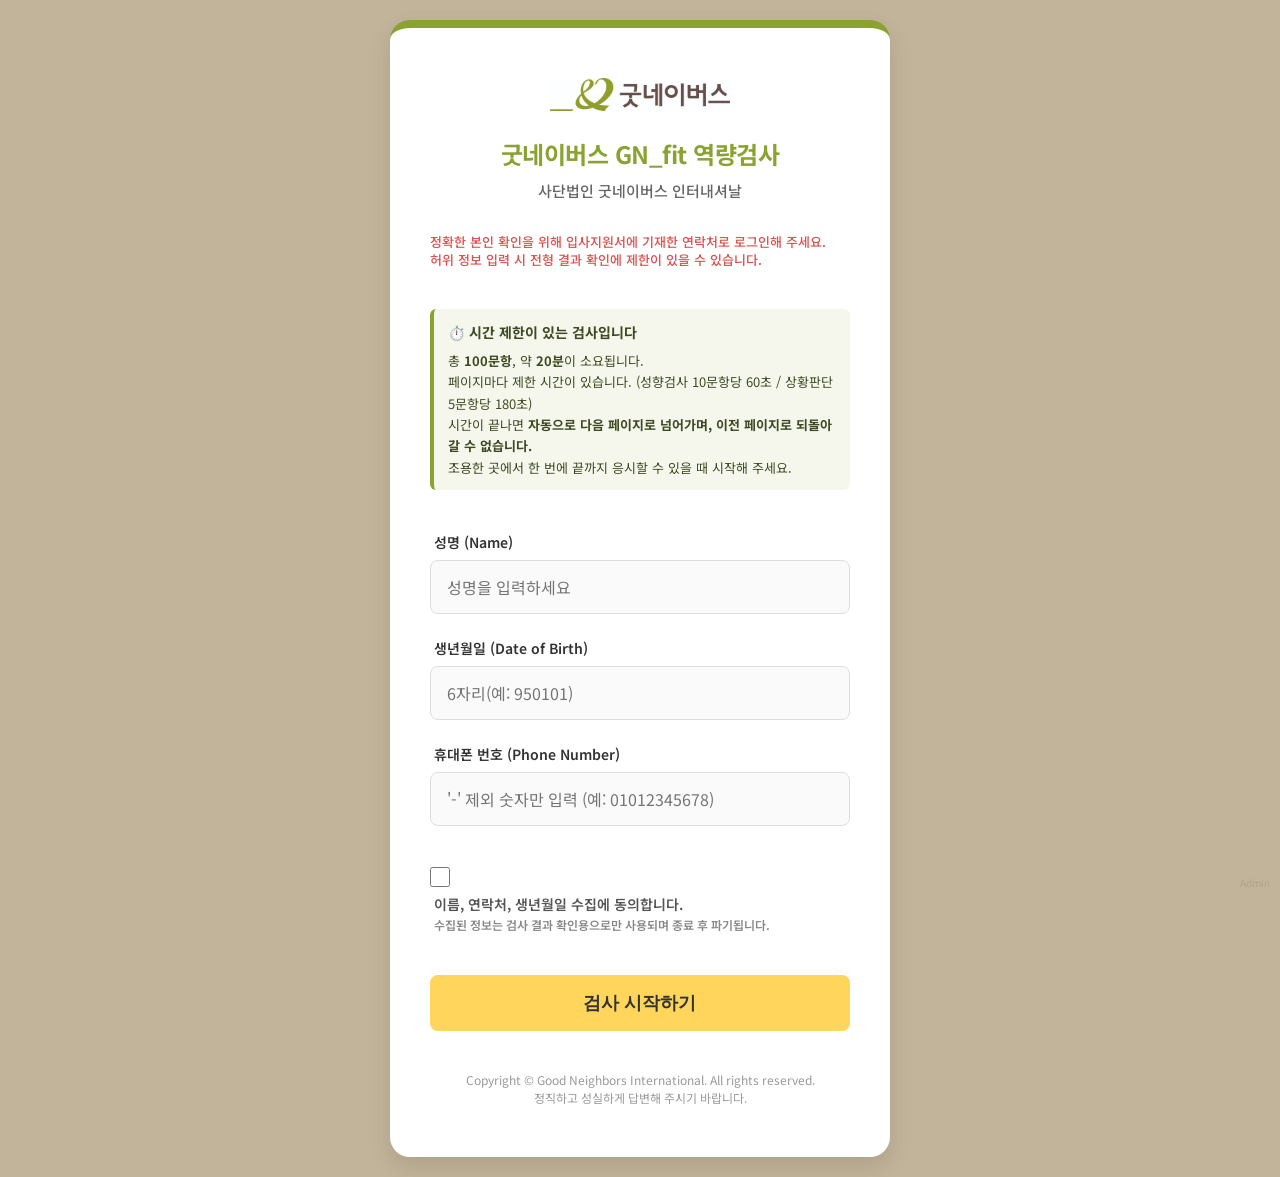
<file: index.html>
<!DOCTYPE html>
<html lang="ko">

<head>
    <meta charset="UTF-8">
    <meta name="viewport" content="width=device-width, initial-scale=1.0">
    <title>사단법인 굿네이버스 인터내셔날 - 인성검사</title>
    <link rel="preconnect" href="https://fonts.googleapis.com">
    <link rel="preconnect" href="https://fonts.gstatic.com" crossorigin>
    <link
        href="https://fonts.googleapis.com/css2?family=Noto+Sans+KR:wght@300;400;500;700&family=Outfit:wght@400;600&display=swap"
        rel="stylesheet">
    <link rel="stylesheet" href="style.css">
</head>

<body>
    <div class="container">
        <div class="card">
            <header class="header">
                <div class="logo-container">
                    <img src="logo.jpg" alt="굿네이버스 로고" class="logo">
                </div>
                <h1 class="title">굿네이버스 GN_fit 역량검사</h1>
                <p class="subtitle">사단법인 굿네이버스 인터내셔날</p>
            </header>

            <form id="loginForm" class="login-form">
                <!-- 부정 응시 방지 안내 -->
                <p style="color: #d9534f; font-size: 13px; margin-bottom: 15px; line-height: 1.4; font-weight: 500;">
                    정확한 본인 확인을 위해 입사지원서에 기재한 연락처로 로그인해 주세요.<br>
                    허위 정보 입력 시 전형 결과 확인에 제한이 있을 수 있습니다.
                </p>

                <!-- 시간 제한 안내: 응시 도중 당황하지 않도록 로그인 전에 미리 알린다 -->
                <div style="background:#f5f7ed; border-left:4px solid #89a230; border-radius:6px; padding:12px 14px; margin-bottom:18px; font-size:13px; line-height:1.65; color:#3f4a24;">
                    <strong style="display:block; margin-bottom:6px; font-size:14px;">⏱️ 시간 제한이 있는 검사입니다</strong>
                    총 <strong>100문항</strong>, 약 <strong>20분</strong>이 소요됩니다.<br>
                    페이지마다 제한 시간이 있습니다. (성향검사 10문항당 60초 / 상황판단 5문항당 180초)<br>
                    시간이 끝나면 <strong>자동으로 다음 페이지로 넘어가며, 이전 페이지로 되돌아갈 수 없습니다.</strong><br>
                    조용한 곳에서 한 번에 끝까지 응시할 수 있을 때 시작해 주세요.
                </div>

                <div class="input-group">
                    <label for="name">성명 (Name)</label>
                    <input type="text" id="name" name="name" placeholder="성명을 입력하세요" required>
                </div>

                <div class="input-group">
                    <label for="birth">생년월일 (Date of Birth)</label>
                    <input type="text" id="birth" name="birth" placeholder="6자리(예: 950101)" maxlength="6"
                        pattern="\d{6}" required>
                </div>

                <div class="input-group">
                    <label for="phone">휴대폰 번호 (Phone Number)</label>
                    <input type="tel" id="phone" name="phone" placeholder="'-' 제외 숫자만 입력 (예: 01012345678)"
                        maxlength="11" required>
                    <p id="phone-error" style="color:#e03131; font-size:12px; margin:5px 0 0 2px; display:none;"></p>
                </div>

                <div class="input-group consent-group"
                    style="margin-top: 15px; display: flex; align-items: start; gap: 8px;">
                    <input type="checkbox" id="agree" name="agree"
                        style="width: 20px; height: 20px; margin-top: 2px; cursor: pointer;">
                    <label for="agree" style="font-size: 14px; color: #555; line-height: 1.4; cursor: pointer;">
                        이름, 연락처, 생년월일 수집에 동의합니다.<br>
                        <span style="font-size: 12px; color: #888;">수집된 정보는 검사 결과 확인용으로만 사용되며 종료 후 파기됩니다.</span>
                    </label>
                </div>

                <div class="button-group">
                    <button type="submit" class="btn-primary">검사 시작하기</button>
                </div>
            </form>

            <footer class="footer">
                <p>Copyright &copy; Good Neighbors International. All rights reserved.</p>
                <p>정직하고 성실하게 답변해 주시기 바랍니다.</p>
            </footer>
        </div>
        <!-- Hidden Admin Link -->
        <div style="position: fixed; bottom: 10px; right: 10px; opacity: 0.1; font-size: 10px;">
            <a href="#" id="admin-link" style="color: #000; text-decoration: none;">Admin</a>
        </div>
    </div>
    <script src="script.js"></script>
    <script>
        // 관리자 진입.
        // 여기서 비밀번호를 맞다/틀리다 판정하지 않는다 — 이 페이지는 공개된 정적 파일이라
        // 비교할 값을 적어두면 개발자도구로 누구나 읽을 수 있기 때문이다(예전 '1234' 방식).
        // 입력받은 토큰은 sessionStorage에 잠시 담아 admin.html로 넘기고,
        // 실제 검증은 서버(Apps Script)가 ADMIN_TOKEN과 대조해서 한다.
        document.getElementById('admin-link').addEventListener('click', (e) => {
            e.preventDefault();
            const token = prompt("관리자 토큰을 입력하세요:");
            if (token === null) return;          // 취소
            if (!token.trim()) return;           // 빈 입력
            sessionStorage.setItem('gnfitAdminToken', token.trim());
            window.location.href = 'admin.html';
        });
    </script>
</body>


</html>
</file>
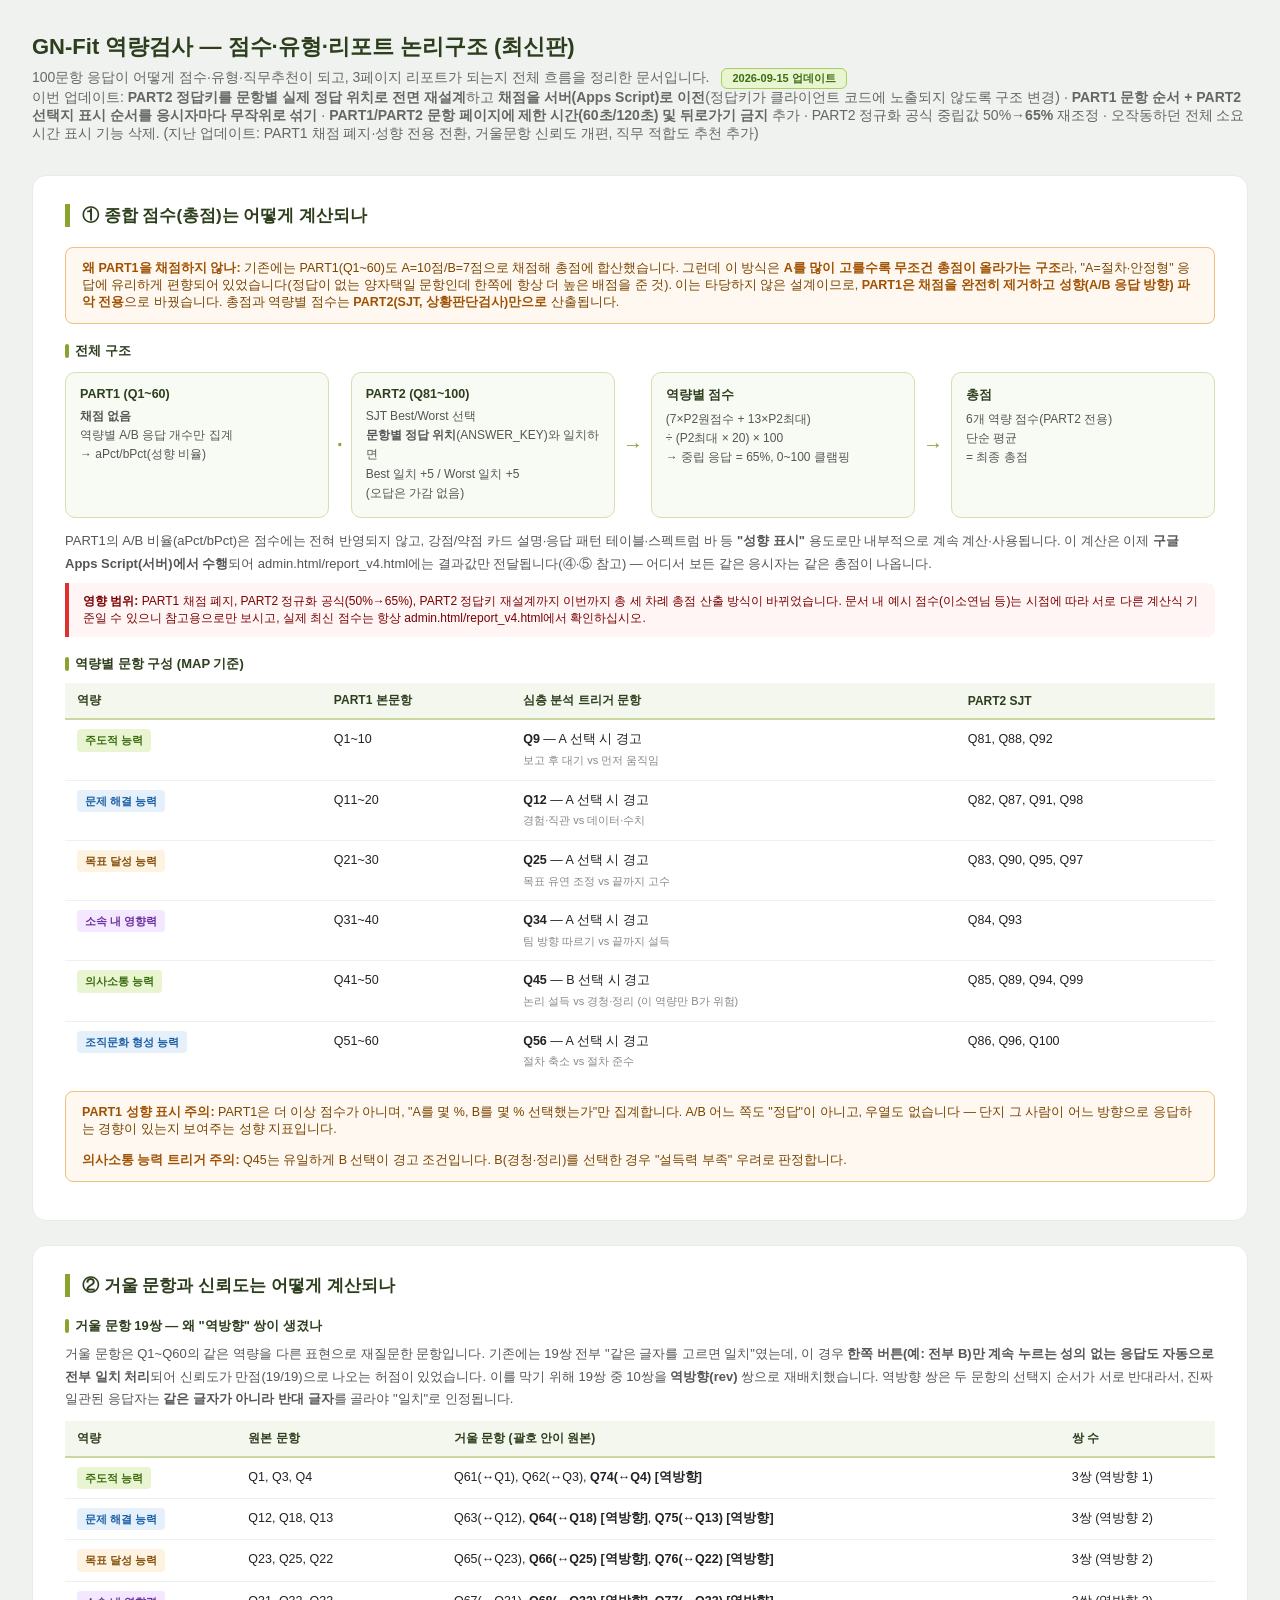
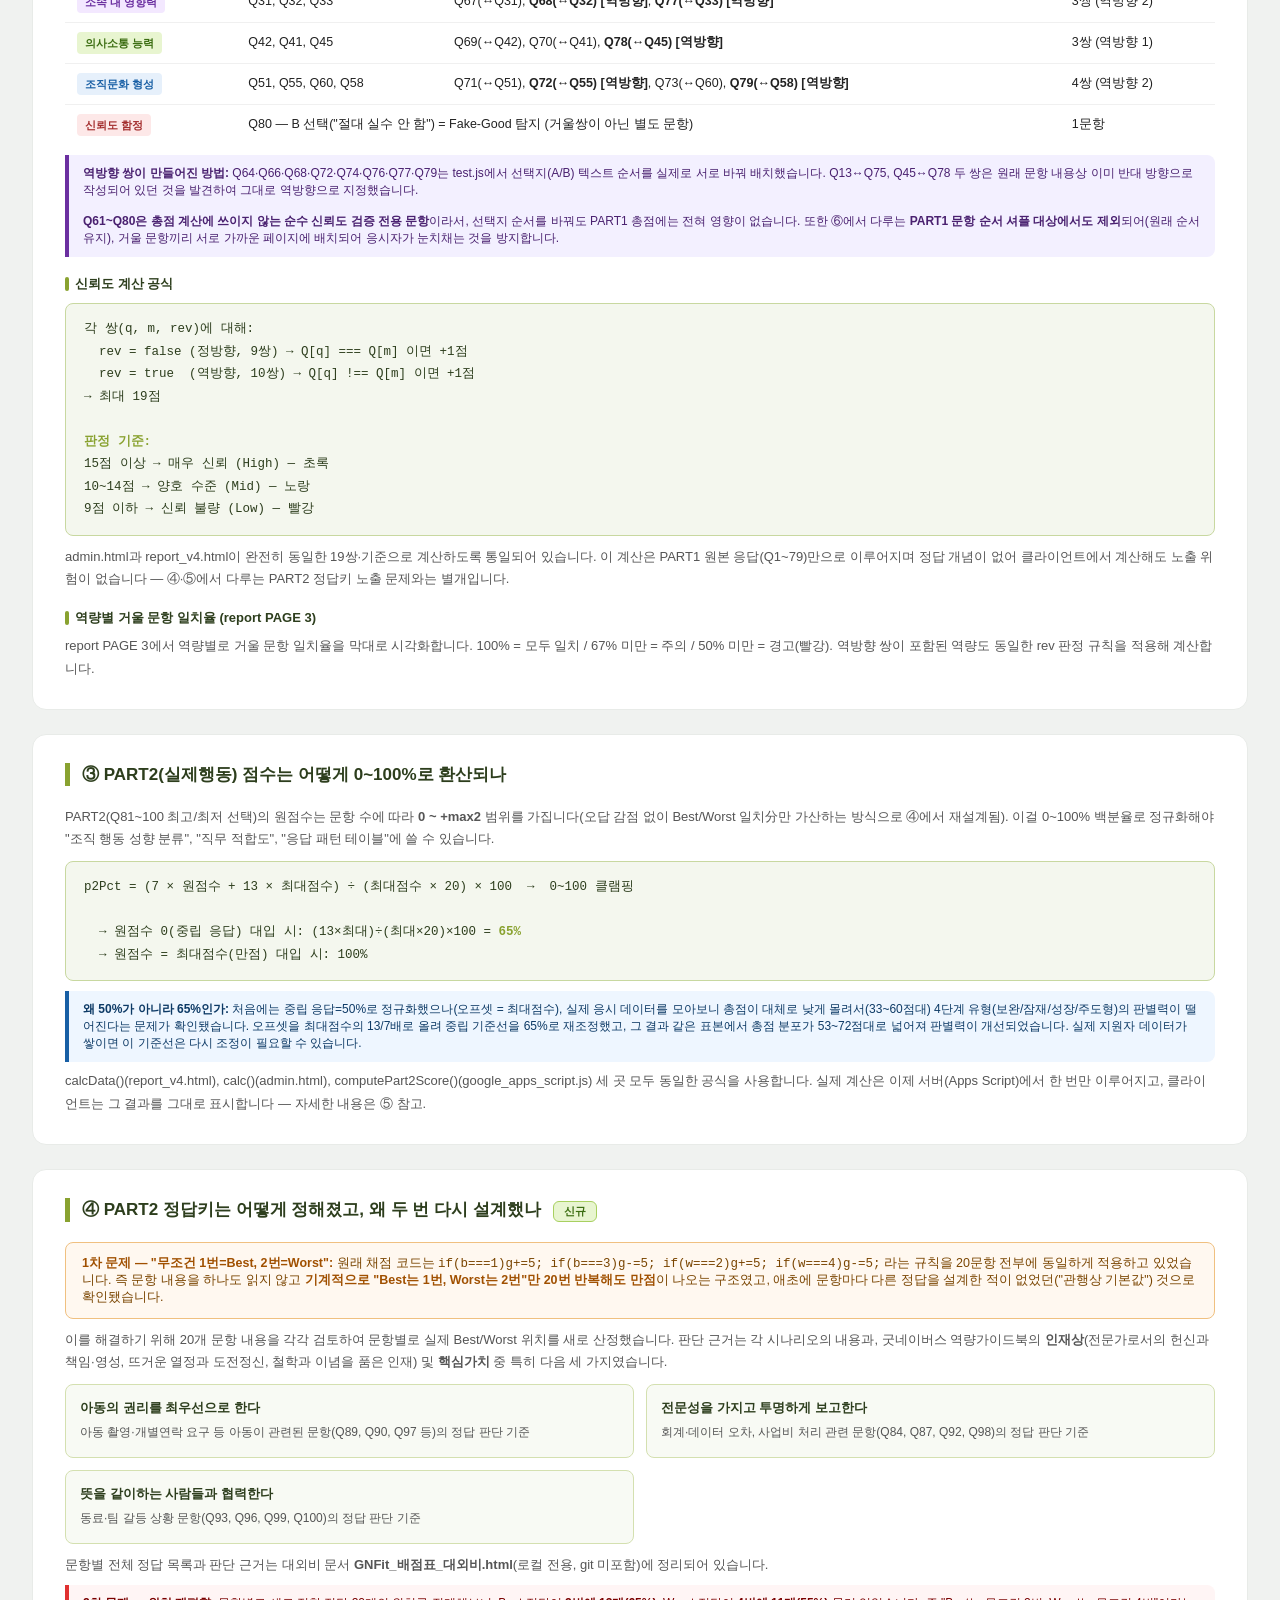
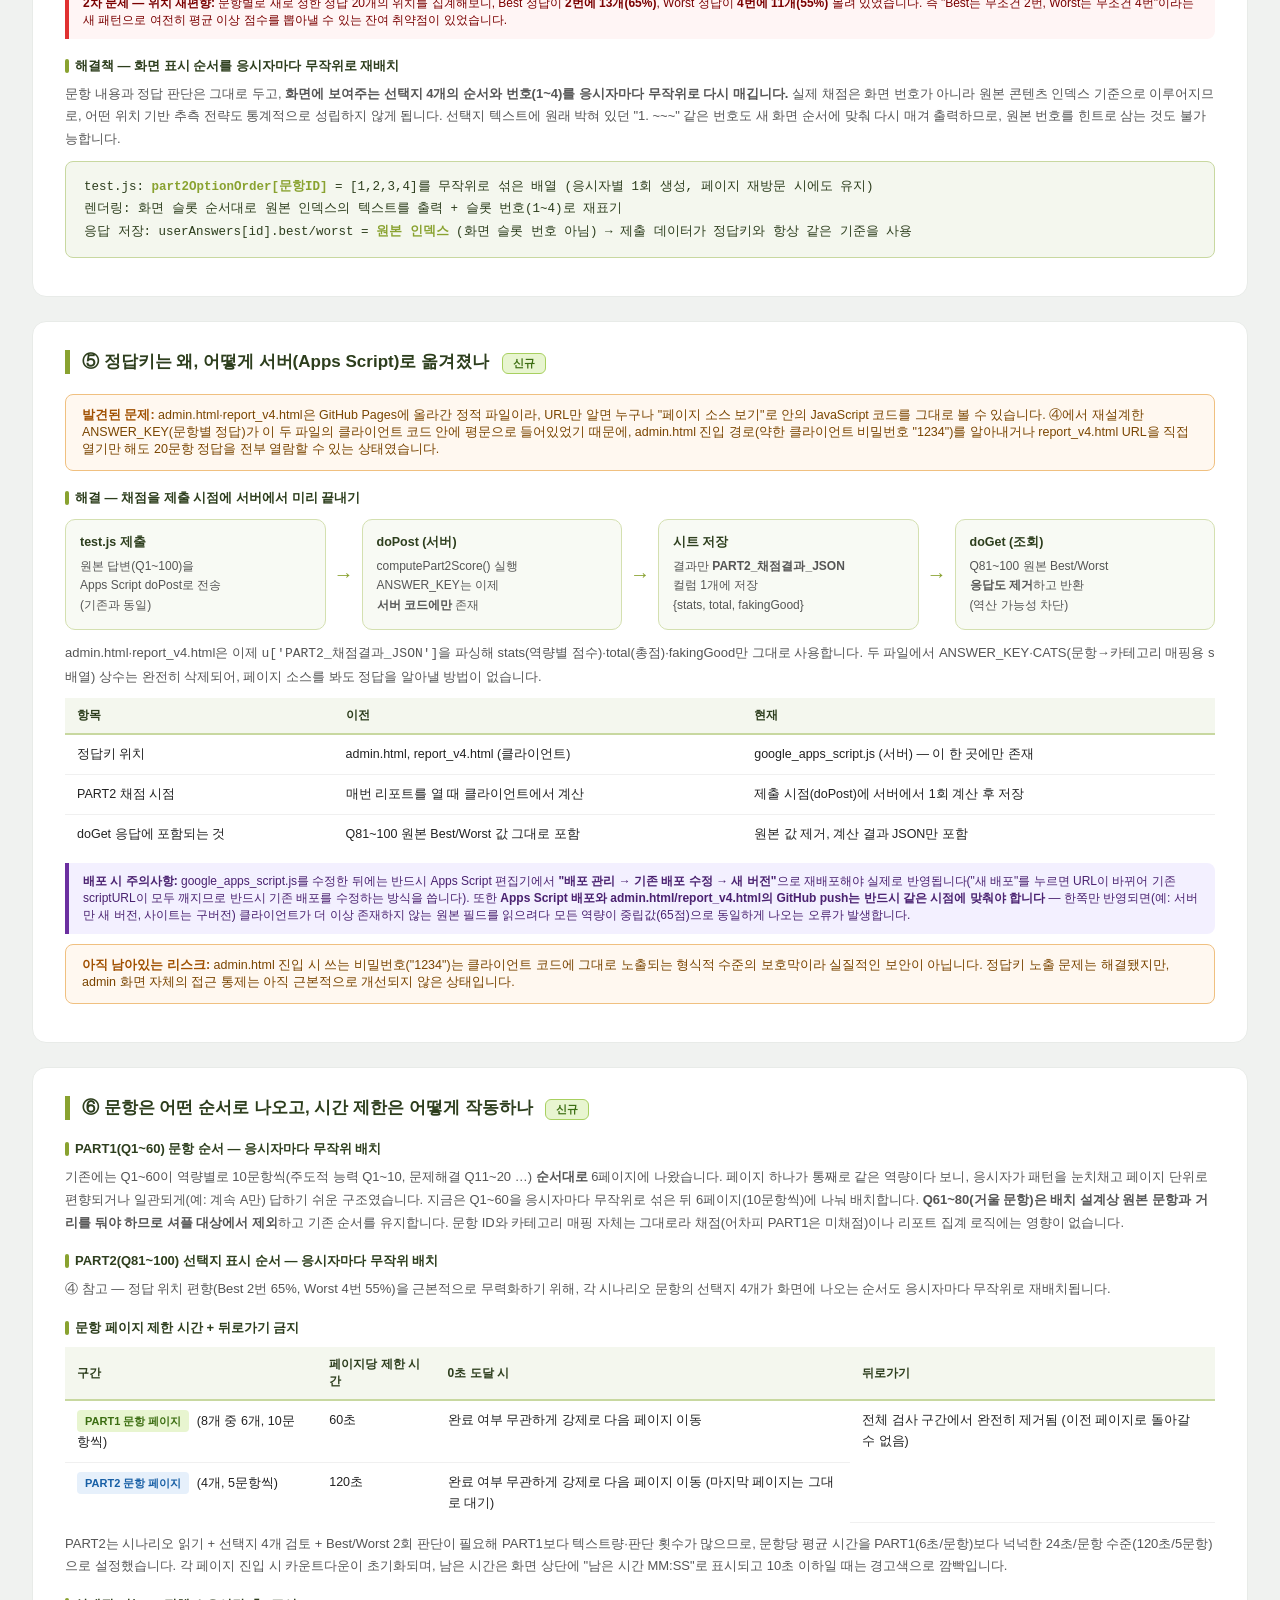
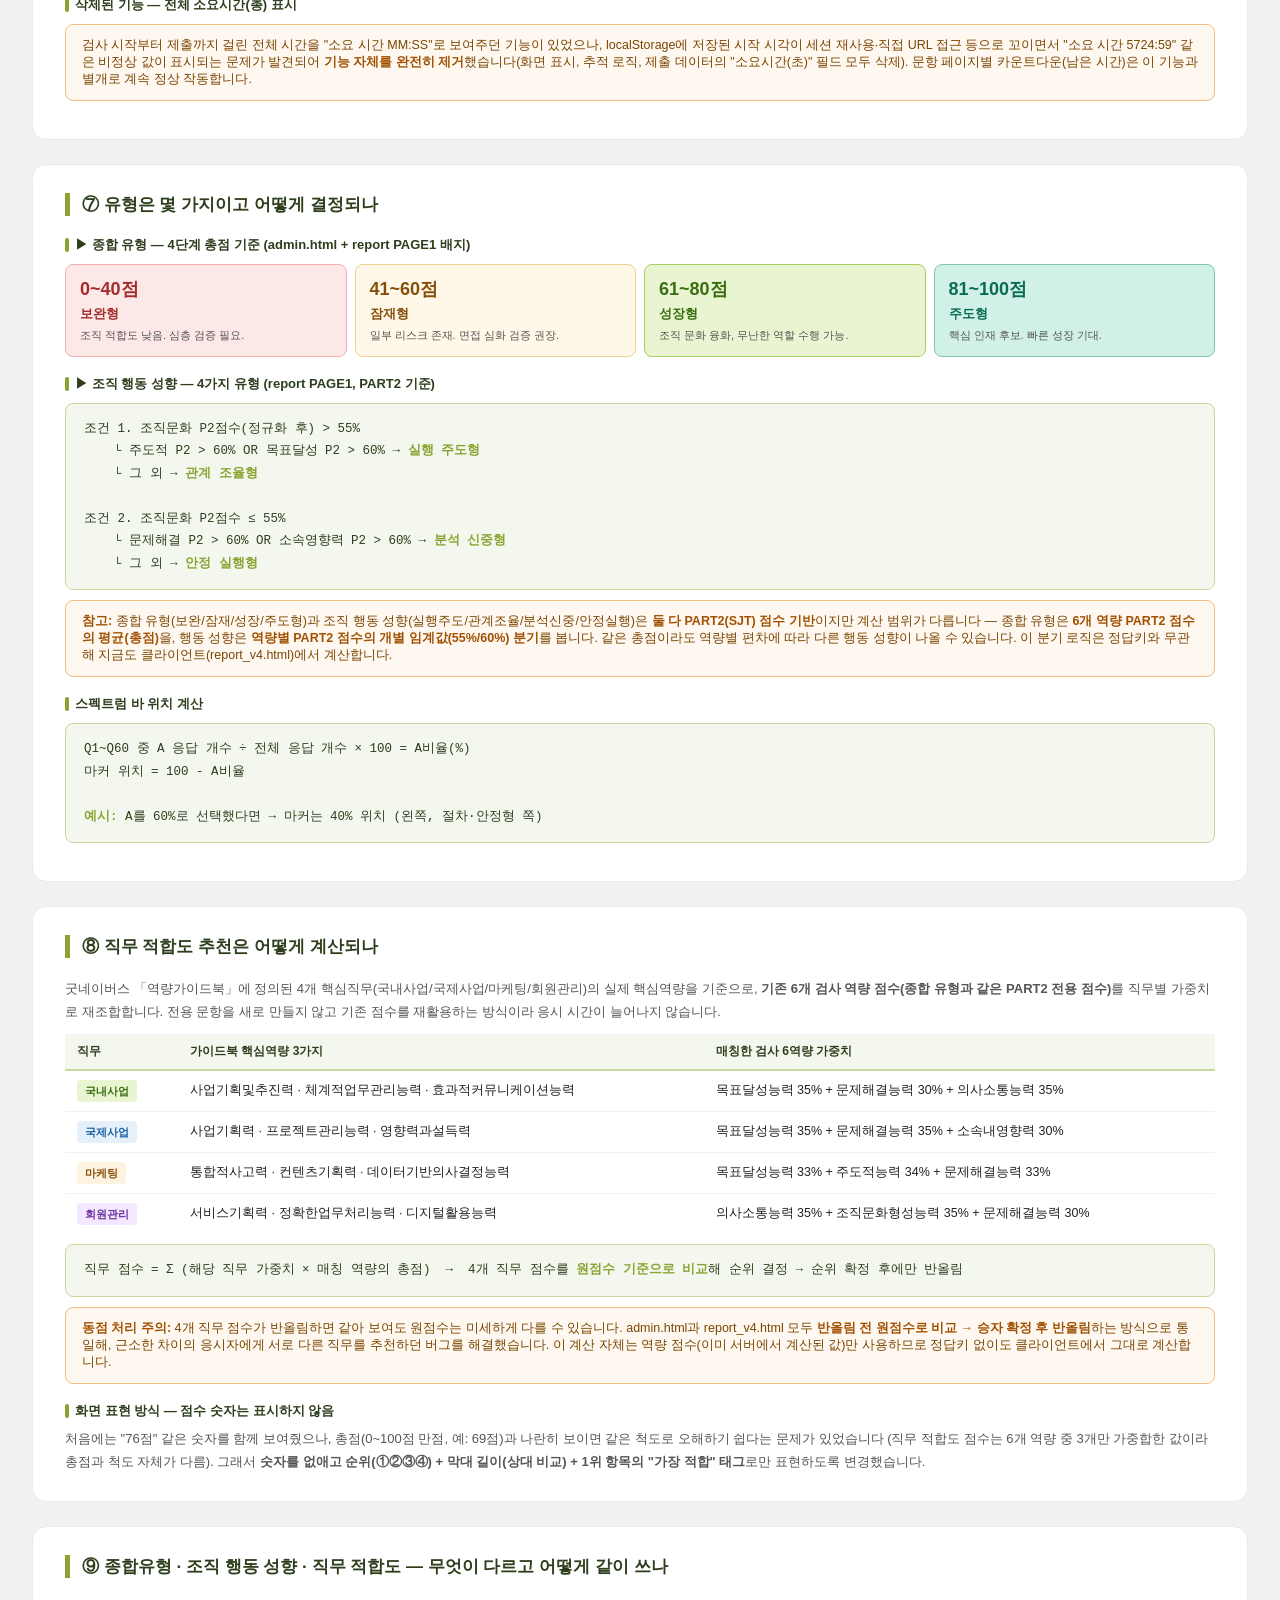
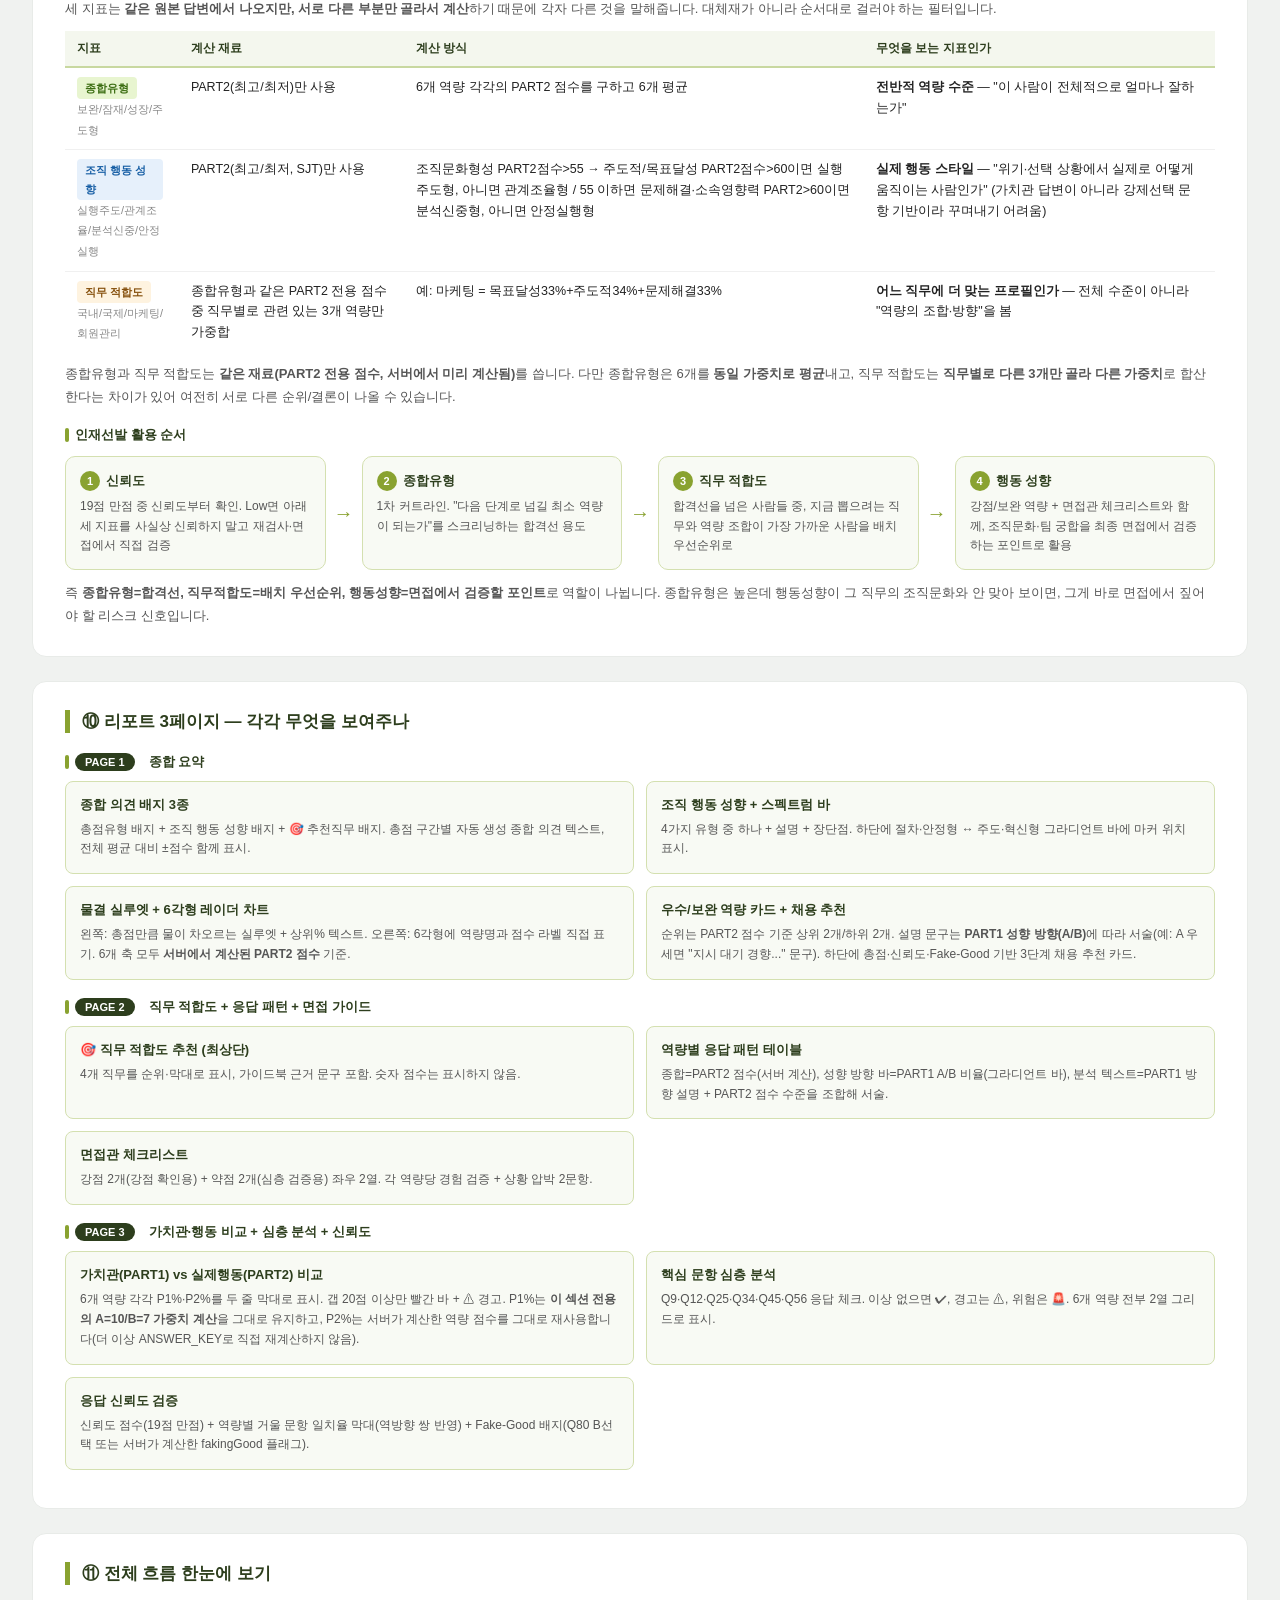
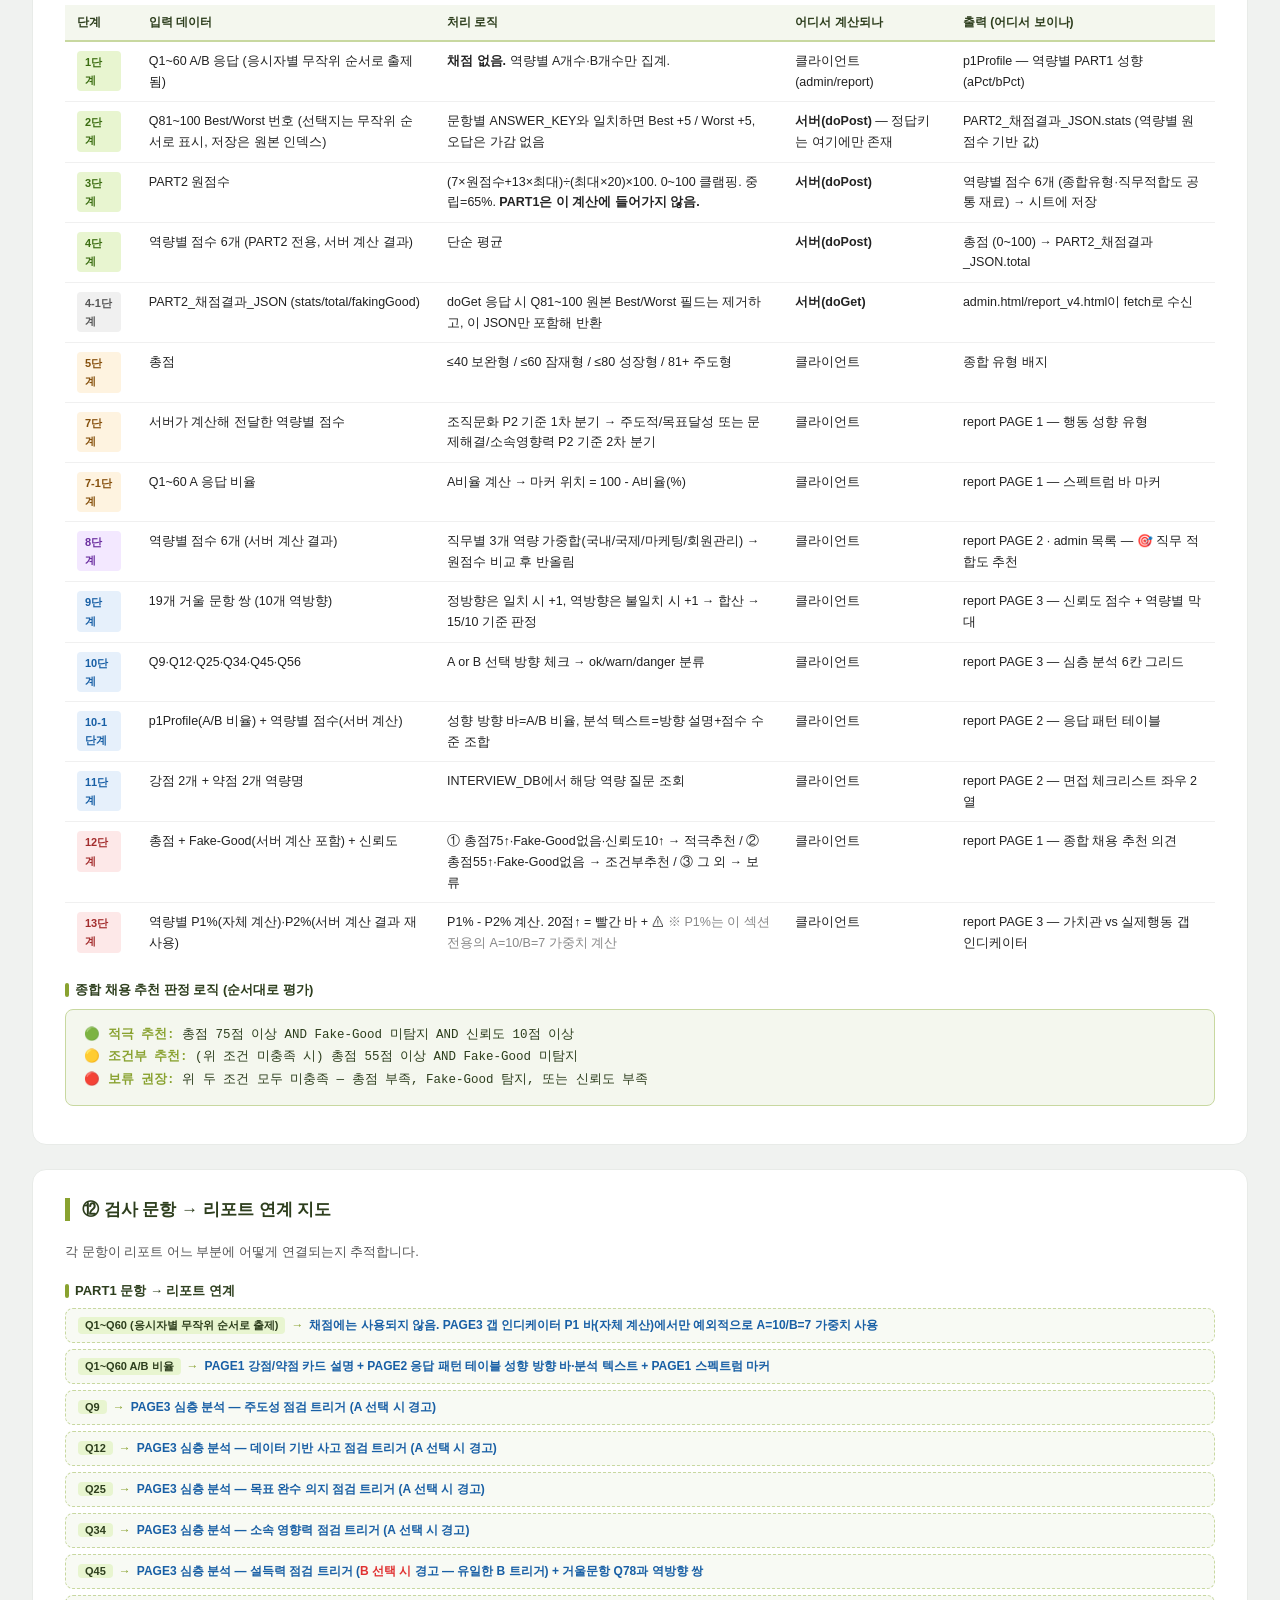
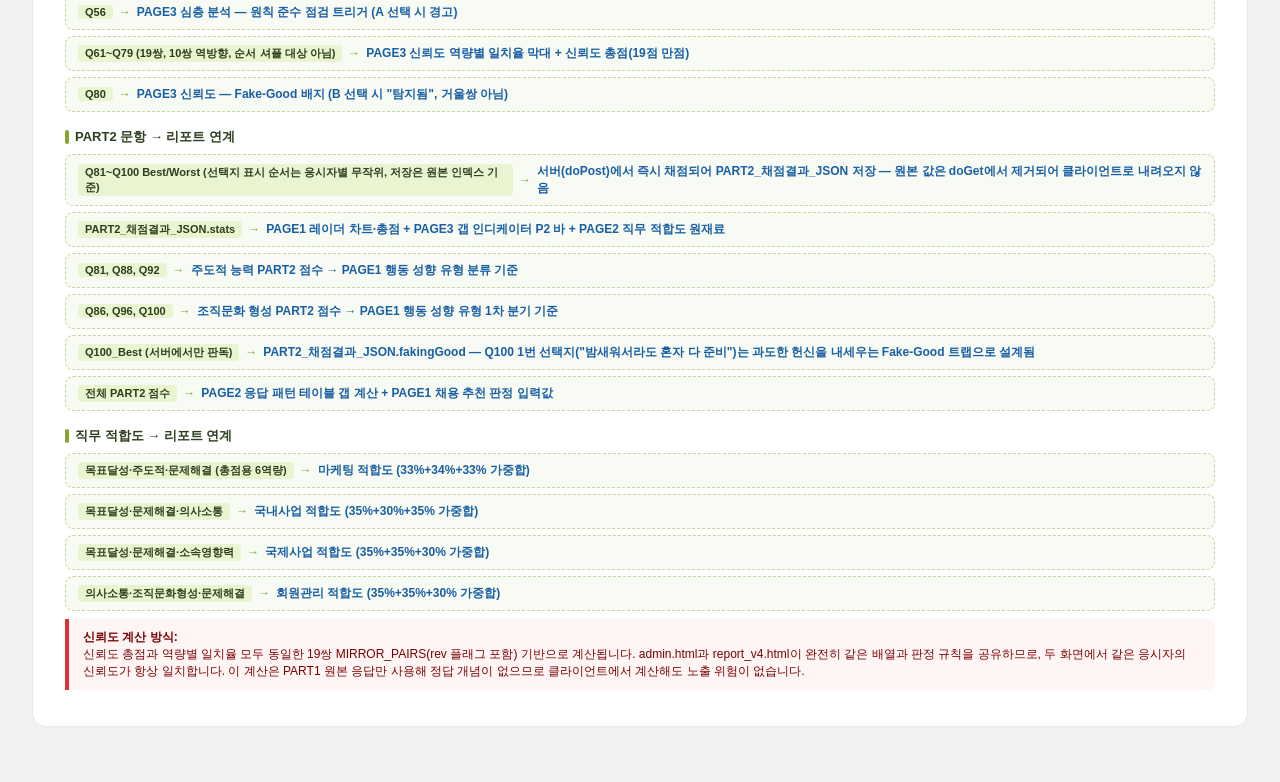
<file: GNFit_논리구조_최신판.html>
<!DOCTYPE html>
<html lang="ko">
<head>
<meta charset="UTF-8">
<title>GN-Fit 논리구조 최신판</title>
<style>
*{box-sizing:border-box;margin:0;padding:0;}
body{font-family:'Noto Sans KR',sans-serif;background:#f0f2f0;padding:32px;color:#222;}
h1{font-size:22px;font-weight:700;color:#2d3e1d;margin-bottom:6px;}
.lead{font-size:14px;color:#666;margin-bottom:32px;}
.section{background:#fff;border-radius:14px;padding:28px 32px;margin-bottom:24px;border:1px solid #e8ebe8;}
.sec-title{font-size:17px;font-weight:700;color:#2d3e1d;border-left:5px solid #89a230;padding-left:12px;margin-bottom:20px;}
.sub{font-size:13px;font-weight:600;color:#2d3e1d;margin:18px 0 8px;display:flex;align-items:center;gap:6px;}
.sub::before{content:'';display:inline-block;width:4px;height:14px;background:#89a230;border-radius:2px;}
.desc{font-size:13px;color:#555;line-height:1.75;}
.formula{background:#f4f7ee;border:1px solid #c8d8a0;border-radius:8px;padding:14px 18px;font-family:monospace;font-size:12.5px;color:#2d3e1d;margin:10px 0;line-height:1.8;}
.formula b{color:#89a230;}
.formula .r{color:#e03131;font-weight:700;}
.formula .warn{color:#f08c00;font-weight:700;}
table{width:100%;border-collapse:collapse;font-size:13px;margin:10px 0;}
th{background:#f4f7ee;padding:9px 12px;text-align:left;border-bottom:2px solid #c8d8a0;font-weight:600;color:#2d3e1d;font-size:12px;}
td{padding:9px 12px;border-bottom:1px solid #f0f0f0;vertical-align:top;line-height:1.65;font-size:12.5px;}
tr:last-child td{border-bottom:none;}
.tag{display:inline-block;font-size:11px;padding:2px 8px;border-radius:4px;font-weight:600;margin-right:4px;}
.tag.g{background:#e8f5d0;color:#3b6d11;}
.tag.r{background:#fde8e8;color:#a32d2d;}
.tag.b{background:#e6f0fb;color:#185fa5;}
.tag.a{background:#fef3e0;color:#854f0b;}
.tag.gray{background:#f0f0f0;color:#555;}
.tag.p{background:#f3e8ff;color:#6b2fa0;}
.flow{display:flex;gap:0;align-items:stretch;margin:12px 0;flex-wrap:wrap;}
.fstep{flex:1;min-width:120px;background:#f8faf4;border:1px solid #d4e0b0;border-radius:10px;padding:14px;font-size:12px;}
.fstep .ft{font-weight:700;font-size:12.5px;color:#2d3e1d;margin-bottom:6px;}
.fstep .fs{color:#555;line-height:1.6;}
.farr{display:flex;align-items:center;padding:0 8px;color:#89a230;font-size:20px;font-weight:700;flex-shrink:0;}
.box2{display:grid;grid-template-columns:1fr 1fr;gap:12px;margin:10px 0;}
.bitem{background:#f8faf4;border:1px solid #d4e0b0;border-radius:8px;padding:14px;}
.bitem .bt{font-weight:600;font-size:13px;color:#2d3e1d;margin-bottom:6px;}
.bitem .bd{font-size:12px;color:#555;line-height:1.65;}
.warn-box{background:#fff8f0;border:1px solid #f0c080;border-radius:8px;padding:12px 16px;font-size:12.5px;color:#7a4500;margin:10px 0;}
.warn-box b{color:#a05000;}
.page-badge{display:inline-block;background:#2d3e1d;color:#fff;font-size:11px;font-weight:700;padding:3px 10px;border-radius:20px;margin-right:8px;vertical-align:middle;}


.link-arrow{display:flex;align-items:center;gap:6px;font-size:12px;color:#555;background:#f8faf4;border:1px dashed #c8d8a0;border-radius:8px;padding:8px 12px;margin:6px 0;}
.link-arrow .q{font-weight:700;color:#2d3e1d;background:#e8f5d0;padding:1px 7px;border-radius:4px;font-size:11px;}
.link-arrow .arrow{color:#89a230;font-weight:700;}
.link-arrow .dest{color:#185fa5;font-weight:600;}
.score-band{display:flex;gap:8px;margin:10px 0;flex-wrap:wrap;}
.band{flex:1;min-width:130px;border-radius:8px;padding:12px 14px;font-size:12px;}
.band .bval{font-size:18px;font-weight:800;margin-bottom:4px;}
.band .blabel{font-weight:600;font-size:13px;margin-bottom:4px;}
.band .bdesc{color:#555;font-size:11px;line-height:1.5;}
.gap-note{background:#fff5f5;border-left:4px solid #e03131;border-radius:0 8px 8px 0;padding:10px 14px;font-size:12px;color:#7a0000;margin:8px 0;}
.rev-note{background:#f3f0ff;border-left:4px solid #6b2fa0;border-radius:0 8px 8px 0;padding:10px 14px;font-size:12px;color:#4a2170;margin:8px 0;}
.sec-note{background:#eef6ff;border-left:4px solid #185fa5;border-radius:0 8px 8px 0;padding:10px 14px;font-size:12px;color:#0d3a66;margin:8px 0;}
.updated{background:#e8f5d0;border:1px solid #a8d060;border-radius:6px;padding:2px 10px;font-size:11px;font-weight:700;color:#3b6d11;display:inline-block;margin-left:8px;}
.priority-num{display:inline-flex;align-items:center;justify-content:center;width:20px;height:20px;border-radius:99px;background:#89a230;color:#fff;font-size:11px;font-weight:800;margin-right:6px;flex-shrink:0;}
</style>
</head>
<body>

<h1>GN-Fit 역량검사 — 점수·유형·리포트 논리구조 (최신판)</h1>
<div class="lead">100문항 응답이 어떻게 점수·유형·직무추천이 되고, 3페이지 리포트가 되는지 전체 흐름을 정리한 문서입니다. <span class="updated">2026-09-15 업데이트</span><br>
이번 업데이트: <b>PART2 정답키를 문항별 실제 정답 위치로 전면 재설계</b>하고 <b>채점을 서버(Apps Script)로 이전</b>(정답키가 클라이언트 코드에 노출되지 않도록 구조 변경) · <b>PART1 문항 순서 + PART2 선택지 표시 순서를 응시자마다 무작위로 섞기</b> · <b>PART1/PART2 문항 페이지에 제한 시간(60초/120초) 및 뒤로가기 금지</b> 추가 · PART2 정규화 공식 중립값 50%→<b>65%</b> 재조정 · 오작동하던 전체 소요시간 표시 기능 삭제. (지난 업데이트: PART1 채점 폐지·성향 전용 전환, 거울문항 신뢰도 개편, 직무 적합도 추천 추가)
</div>

<!-- ① 점수 계산 -->
<div class="section">
  <div class="sec-title">① 종합 점수(총점)는 어떻게 계산되나</div>

  <div class="warn-box">
    <b>왜 PART1을 채점하지 않나:</b> 기존에는 PART1(Q1~60)도 A=10점/B=7점으로 채점해 총점에 합산했습니다. 그런데 이 방식은 <b>A를 많이 고를수록 무조건 총점이 올라가는 구조</b>라, "A=절차·안정형" 응답에 유리하게 편향되어 있었습니다(정답이 없는 양자택일 문항인데 한쪽에 항상 더 높은 배점을 준 것). 이는 타당하지 않은 설계이므로, <b>PART1은 채점을 완전히 제거하고 성향(A/B 응답 방향) 파악 전용</b>으로 바꿨습니다. 총점과 역량별 점수는 <b>PART2(SJT, 상황판단검사)만으로</b> 산출됩니다.
  </div>

  <div class="sub">전체 구조</div>
  <div class="flow">
    <div class="fstep"><div class="ft">PART1 (Q1~60)</div><div class="fs"><b class="r">채점 없음</b><br>역량별 A/B 응답 개수만 집계<br>→ aPct/bPct(성향 비율)</div></div>
    <div class="farr">·</div>
    <div class="fstep"><div class="ft">PART2 (Q81~100)</div><div class="fs">SJT Best/Worst 선택<br><b>문항별 정답 위치</b>(ANSWER_KEY)와 일치하면<br>Best 일치 +5 / Worst 일치 +5<br>(오답은 가감 없음)</div></div>
    <div class="farr">→</div>
    <div class="fstep"><div class="ft">역량별 점수</div><div class="fs">(7×P2원점수 + 13×P2최대)<br>÷ (P2최대 × 20) × 100<br>→ 중립 응답 = 65%, 0~100 클램핑</div></div>
    <div class="farr">→</div>
    <div class="fstep"><div class="ft">총점</div><div class="fs">6개 역량 점수(PART2 전용)<br>단순 평균<br>= 최종 총점</div></div>
  </div>
  <div class="desc">PART1의 A/B 비율(aPct/bPct)은 점수에는 전혀 반영되지 않고, 강점/약점 카드 설명·응답 패턴 테이블·스펙트럼 바 등 <b>"성향 표시"</b> 용도로만 내부적으로 계속 계산·사용됩니다. 이 계산은 이제 <b>구글 Apps Script(서버)에서 수행</b>되어 admin.html/report_v4.html에는 결과값만 전달됩니다(④·⑤ 참고) — 어디서 보든 같은 응시자는 같은 총점이 나옵니다.</div>
  <div class="gap-note">
    <b>영향 범위:</b> PART1 채점 폐지, PART2 정규화 공식(50%→65%), PART2 정답키 재설계까지 이번까지 총 세 차례 총점 산출 방식이 바뀌었습니다. 문서 내 예시 점수(이소연님 등)는 시점에 따라 서로 다른 계산식 기준일 수 있으니 참고용으로만 보시고, 실제 최신 점수는 항상 admin.html/report_v4.html에서 확인하십시오.
  </div>

  <div class="sub">역량별 문항 구성 (MAP 기준)</div>
  <table>
    <tr><th>역량</th><th>PART1 본문항</th><th>심층 분석 트리거 문항</th><th>PART2 SJT</th></tr>
    <tr>
      <td><span class="tag g">주도적 능력</span></td>
      <td>Q1~10</td>
      <td><b>Q9</b> — A 선택 시 경고<br><span style="font-size:11px;color:#888;">보고 후 대기 vs 먼저 움직임</span></td>
      <td>Q81, Q88, Q92</td>
    </tr>
    <tr>
      <td><span class="tag b">문제 해결 능력</span></td>
      <td>Q11~20</td>
      <td><b>Q12</b> — A 선택 시 경고<br><span style="font-size:11px;color:#888;">경험·직관 vs 데이터·수치</span></td>
      <td>Q82, Q87, Q91, Q98</td>
    </tr>
    <tr>
      <td><span class="tag a">목표 달성 능력</span></td>
      <td>Q21~30</td>
      <td><b>Q25</b> — A 선택 시 경고<br><span style="font-size:11px;color:#888;">목표 유연 조정 vs 끝까지 고수</span></td>
      <td>Q83, Q90, Q95, Q97</td>
    </tr>
    <tr>
      <td><span class="tag p">소속 내 영향력</span></td>
      <td>Q31~40</td>
      <td><b>Q34</b> — A 선택 시 경고<br><span style="font-size:11px;color:#888;">팀 방향 따르기 vs 끝까지 설득</span></td>
      <td>Q84, Q93</td>
    </tr>
    <tr>
      <td><span class="tag g">의사소통 능력</span></td>
      <td>Q41~50</td>
      <td><b>Q45</b> — <span class="r">B 선택 시 경고</span><br><span style="font-size:11px;color:#888;">논리 설득 vs 경청·정리 (이 역량만 B가 위험)</span></td>
      <td>Q85, Q89, Q94, Q99</td>
    </tr>
    <tr>
      <td><span class="tag b">조직문화 형성 능력</span></td>
      <td>Q51~60</td>
      <td><b>Q56</b> — A 선택 시 경고<br><span style="font-size:11px;color:#888;">절차 축소 vs 절차 준수</span></td>
      <td>Q86, Q96, Q100</td>
    </tr>
  </table>

  <div class="warn-box">
    <b>PART1 성향 표시 주의:</b> PART1은 더 이상 점수가 아니며, "A를 몇 %, B를 몇 % 선택했는가"만 집계합니다. A/B 어느 쪽도 "정답"이 아니고, 우열도 없습니다 — 단지 그 사람이 어느 방향으로 응답하는 경향이 있는지 보여주는 성향 지표입니다.
    <br><br>
    <b>의사소통 능력 트리거 주의:</b> Q45는 유일하게 B 선택이 경고 조건입니다. B(경청·정리)를 선택한 경우 "설득력 부족" 우려로 판정합니다.
  </div>
</div>

<!-- ② 거울 문항 & 신뢰도 -->
<div class="section">
  <div class="sec-title">② 거울 문항과 신뢰도는 어떻게 계산되나</div>

  <div class="sub">거울 문항 19쌍 — 왜 "역방향" 쌍이 생겼나</div>
  <div class="desc" style="margin-bottom:10px;">
    거울 문항은 Q1~Q60의 같은 역량을 다른 표현으로 재질문한 문항입니다. 기존에는 19쌍 전부 "같은 글자를 고르면 일치"였는데, 이 경우 <b>한쪽 버튼(예: 전부 B)만 계속 누르는 성의 없는 응답도 자동으로 전부 일치 처리</b>되어 신뢰도가 만점(19/19)으로 나오는 허점이 있었습니다.
    이를 막기 위해 19쌍 중 10쌍을 <b>역방향(rev)</b> 쌍으로 재배치했습니다. 역방향 쌍은 두 문항의 선택지 순서가 서로 반대라서, 진짜 일관된 응답자는 <b>같은 글자가 아니라 반대 글자</b>를 골라야 "일치"로 인정됩니다.
  </div>

  <table>
    <tr><th>역량</th><th>원본 문항</th><th>거울 문항 (괄호 안이 원본)</th><th>쌍 수</th></tr>
    <tr><td><span class="tag g">주도적 능력</span></td><td>Q1, Q3, Q4</td><td>Q61(↔Q1), Q62(↔Q3), <b class="r">Q74(↔Q4) [역방향]</b></td><td>3쌍 (역방향 1)</td></tr>
    <tr><td><span class="tag b">문제 해결 능력</span></td><td>Q12, Q18, Q13</td><td>Q63(↔Q12), <b class="r">Q64(↔Q18) [역방향]</b>, <b class="r">Q75(↔Q13) [역방향]</b></td><td>3쌍 (역방향 2)</td></tr>
    <tr><td><span class="tag a">목표 달성 능력</span></td><td>Q23, Q25, Q22</td><td>Q65(↔Q23), <b class="r">Q66(↔Q25) [역방향]</b>, <b class="r">Q76(↔Q22) [역방향]</b></td><td>3쌍 (역방향 2)</td></tr>
    <tr><td><span class="tag p">소속 내 영향력</span></td><td>Q31, Q32, Q33</td><td>Q67(↔Q31), <b class="r">Q68(↔Q32) [역방향]</b>, <b class="r">Q77(↔Q33) [역방향]</b></td><td>3쌍 (역방향 2)</td></tr>
    <tr><td><span class="tag g">의사소통 능력</span></td><td>Q42, Q41, Q45</td><td>Q69(↔Q42), Q70(↔Q41), <b class="r">Q78(↔Q45) [역방향]</b></td><td>3쌍 (역방향 1)</td></tr>
    <tr><td><span class="tag b">조직문화 형성</span></td><td>Q51, Q55, Q60, Q58</td><td>Q71(↔Q51), <b class="r">Q72(↔Q55) [역방향]</b>, Q73(↔Q60), <b class="r">Q79(↔Q58) [역방향]</b></td><td>4쌍 (역방향 2)</td></tr>
    <tr><td><span class="tag r">신뢰도 함정</span></td><td colspan="2">Q80 — B 선택("절대 실수 안 함") = Fake-Good 탐지 (거울쌍이 아닌 별도 문항)</td><td>1문항</td></tr>
  </table>

  <div class="rev-note">
    <b>역방향 쌍이 만들어진 방법:</b> Q64·Q66·Q68·Q72·Q74·Q76·Q77·Q79는 test.js에서 선택지(A/B) 텍스트 순서를 실제로 서로 바꿔 배치했습니다. Q13↔Q75, Q45↔Q78 두 쌍은 원래 문항 내용상 이미 반대 방향으로 작성되어 있던 것을 발견하여 그대로 역방향으로 지정했습니다.
    <br><br>
    <b>Q61~Q80은 총점 계산에 쓰이지 않는 순수 신뢰도 검증 전용 문항</b>이라서, 선택지 순서를 바꿔도 PART1 총점에는 전혀 영향이 없습니다. 또한 ⑥에서 다루는 <b>PART1 문항 순서 셔플 대상에서도 제외</b>되어(원래 순서 유지), 거울 문항끼리 서로 가까운 페이지에 배치되어 응시자가 눈치채는 것을 방지합니다.
  </div>

  <div class="sub">신뢰도 계산 공식</div>
  <div class="formula">
    각 쌍(q, m, rev)에 대해:<br>
    &nbsp;&nbsp;rev = false (정방향, 9쌍) → Q[q] === Q[m] 이면 +1점<br>
    &nbsp;&nbsp;rev = true &nbsp;(역방향, 10쌍) → Q[q] !== Q[m] 이면 +1점<br>
    → 최대 19점<br><br>
    <b>판정 기준:</b><br>
    15점 이상 → 매우 신뢰 (High) — 초록<br>
    10~14점  → 양호 수준 (Mid)  — 노랑<br>
    9점 이하 → 신뢰 불량 (Low)  — 빨강
  </div>
  <div class="desc">admin.html과 report_v4.html이 완전히 동일한 19쌍·기준으로 계산하도록 통일되어 있습니다. 이 계산은 PART1 원본 응답(Q1~79)만으로 이루어지며 정답 개념이 없어 클라이언트에서 계산해도 노출 위험이 없습니다 — ④·⑤에서 다루는 PART2 정답키 노출 문제와는 별개입니다.</div>

  <div class="sub">역량별 거울 문항 일치율 (report PAGE 3)</div>
  <div class="desc">report PAGE 3에서 역량별로 거울 문항 일치율을 막대로 시각화합니다. 100% = 모두 일치 / 67% 미만 = 주의 / 50% 미만 = 경고(빨강). 역방향 쌍이 포함된 역량도 동일한 rev 판정 규칙을 적용해 계산합니다.</div>
</div>

<!-- ③ PART2 정규화 공식 -->
<div class="section">
  <div class="sec-title">③ PART2(실제행동) 점수는 어떻게 0~100%로 환산되나</div>

  <div class="desc" style="margin-bottom:10px;">
    PART2(Q81~100 최고/최저 선택)의 원점수는 문항 수에 따라 <b>0 ~ +max2</b> 범위를 가집니다(오답 감점 없이 Best/Worst 일치分만 가산하는 방식으로 ④에서 재설계됨). 이걸 0~100% 백분율로 정규화해야 "조직 행동 성향 분류", "직무 적합도", "응답 패턴 테이블"에 쓸 수 있습니다.
  </div>

  <div class="formula">
    p2Pct = (7 × 원점수 + 13 × 최대점수) ÷ (최대점수 × 20) × 100 &nbsp;→&nbsp; 0~100 클램핑<br><br>
    &nbsp;&nbsp;→ 원점수 0(중립 응답) 대입 시: (13×최대)÷(최대×20)×100 = <b>65%</b><br>
    &nbsp;&nbsp;→ 원점수 = 최대점수(만점) 대입 시: 100%
  </div>

  <div class="sec-note">
    <b>왜 50%가 아니라 65%인가:</b> 처음에는 중립 응답=50%로 정규화했으나(오프셋 = 최대점수), 실제 응시 데이터를 모아보니 총점이 대체로 낮게 몰려서(33~60점대) 4단계 유형(보완/잠재/성장/주도형)의 판별력이 떨어진다는 문제가 확인됐습니다. 오프셋을 최대점수의 13/7배로 올려 중립 기준선을 65%로 재조정했고, 그 결과 같은 표본에서 총점 분포가 53~72점대로 넓어져 판별력이 개선되었습니다. 실제 지원자 데이터가 쌓이면 이 기준선은 다시 조정이 필요할 수 있습니다.
  </div>

  <div class="desc">calcData()(report_v4.html), calc()(admin.html), computePart2Score()(google_apps_script.js) 세 곳 모두 동일한 공식을 사용합니다. 실제 계산은 이제 서버(Apps Script)에서 한 번만 이루어지고, 클라이언트는 그 결과를 그대로 표시합니다 — 자세한 내용은 ⑤ 참고.</div>
</div>

<!-- ④ PART2 정답키 설계와 부정행위 방지 -->
<div class="section">
  <div class="sec-title">④ PART2 정답키는 어떻게 정해졌고, 왜 두 번 다시 설계했나 <span class="updated">신규</span></div>

  <div class="warn-box">
    <b>1차 문제 — "무조건 1번=Best, 2번=Worst":</b> 원래 채점 코드는 <code>if(b===1)g+=5; if(b===3)g-=5; if(w===2)g+=5; if(w===4)g-=5;</code> 라는 규칙을 20문항 전부에 동일하게 적용하고 있었습니다. 즉 문항 내용을 하나도 읽지 않고 <b>기계적으로 "Best는 1번, Worst는 2번"만 20번 반복해도 만점</b>이 나오는 구조였고, 애초에 문항마다 다른 정답을 설계한 적이 없었던("관행상 기본값") 것으로 확인됐습니다.
  </div>

  <div class="desc" style="margin-bottom:10px;">
    이를 해결하기 위해 20개 문항 내용을 각각 검토하여 문항별로 실제 Best/Worst 위치를 새로 산정했습니다. 판단 근거는 각 시나리오의 내용과, 굿네이버스 역량가이드북의 <b>인재상</b>(전문가로서의 헌신과 책임·영성, 뜨거운 열정과 도전정신, 철학과 이념을 품은 인재) 및 <b>핵심가치</b> 중 특히 다음 세 가지였습니다.
  </div>
  <div class="box2">
    <div class="bitem"><div class="bt">아동의 권리를 최우선으로 한다</div><div class="bd">아동 촬영·개별연락 요구 등 아동이 관련된 문항(Q89, Q90, Q97 등)의 정답 판단 기준</div></div>
    <div class="bitem"><div class="bt">전문성을 가지고 투명하게 보고한다</div><div class="bd">회계·데이터 오차, 사업비 처리 관련 문항(Q84, Q87, Q92, Q98)의 정답 판단 기준</div></div>
    <div class="bitem"><div class="bt">뜻을 같이하는 사람들과 협력한다</div><div class="bd">동료·팀 갈등 상황 문항(Q93, Q96, Q99, Q100)의 정답 판단 기준</div></div>
  </div>
  <div class="desc">문항별 전체 정답 목록과 판단 근거는 대외비 문서 <b>GNFit_배점표_대외비.html</b>(로컬 전용, git 미포함)에 정리되어 있습니다.</div>

  <div class="gap-note">
    <b>2차 문제 — 위치 재편향:</b> 문항별로 새로 정한 정답 20개의 위치를 집계해보니, Best 정답이 <b>2번에 13개(65%)</b>, Worst 정답이 <b>4번에 11개(55%)</b> 몰려 있었습니다. 즉 "Best는 무조건 2번, Worst는 무조건 4번"이라는 새 패턴으로 여전히 평균 이상 점수를 뽑아낼 수 있는 잔여 취약점이 있었습니다.
  </div>

  <div class="sub">해결책 — 화면 표시 순서를 응시자마다 무작위로 재배치</div>
  <div class="desc" style="margin-bottom:10px;">
    문항 내용과 정답 판단은 그대로 두고, <b>화면에 보여주는 선택지 4개의 순서와 번호(1~4)를 응시자마다 무작위로 다시 매깁니다.</b> 실제 채점은 화면 번호가 아니라 원본 콘텐츠 인덱스 기준으로 이루어지므로, 어떤 위치 기반 추측 전략도 통계적으로 성립하지 않게 됩니다. 선택지 텍스트에 원래 박혀 있던 "1. ~~~" 같은 번호도 새 화면 순서에 맞춰 다시 매겨 출력하므로, 원본 번호를 힌트로 삼는 것도 불가능합니다.
  </div>
  <div class="formula">
    test.js: <b>part2OptionOrder[문항ID]</b> = [1,2,3,4]를 무작위로 섞은 배열 (응시자별 1회 생성, 페이지 재방문 시에도 유지)<br>
    렌더링: 화면 슬롯 순서대로 원본 인덱스의 텍스트를 출력 + 슬롯 번호(1~4)로 재표기<br>
    응답 저장: userAnswers[id].best/worst = <b>원본 인덱스</b> (화면 슬롯 번호 아님) → 제출 데이터가 정답키와 항상 같은 기준을 사용
  </div>
</div>

<!-- ⑤ 서버 채점 아키텍처 -->
<div class="section">
  <div class="sec-title">⑤ 정답키는 왜, 어떻게 서버(Apps Script)로 옮겨졌나 <span class="updated">신규</span></div>

  <div class="warn-box">
    <b>발견된 문제:</b> admin.html·report_v4.html은 GitHub Pages에 올라간 정적 파일이라, URL만 알면 누구나 "페이지 소스 보기"로 안의 JavaScript 코드를 그대로 볼 수 있습니다. ④에서 재설계한 ANSWER_KEY(문항별 정답)가 이 두 파일의 클라이언트 코드 안에 평문으로 들어있었기 때문에, admin.html 진입 경로(약한 클라이언트 비밀번호 "1234")를 알아내거나 report_v4.html URL을 직접 열기만 해도 20문항 정답을 전부 열람할 수 있는 상태였습니다.
  </div>

  <div class="sub">해결 — 채점을 제출 시점에 서버에서 미리 끝내기</div>
  <div class="flow">
    <div class="fstep"><div class="ft">test.js 제출</div><div class="fs">원본 답변(Q1~100)을<br>Apps Script doPost로 전송<br>(기존과 동일)</div></div>
    <div class="farr">→</div>
    <div class="fstep"><div class="ft">doPost (서버)</div><div class="fs">computePart2Score() 실행<br>ANSWER_KEY는 이제<br><b>서버 코드에만</b> 존재</div></div>
    <div class="farr">→</div>
    <div class="fstep"><div class="ft">시트 저장</div><div class="fs">결과만 <b>PART2_채점결과_JSON</b><br>컬럼 1개에 저장<br>{stats, total, fakingGood}</div></div>
    <div class="farr">→</div>
    <div class="fstep"><div class="ft">doGet (조회)</div><div class="fs">Q81~100 원본 Best/Worst<br><b class="r">응답도 제거</b>하고 반환<br>(역산 가능성 차단)</div></div>
  </div>

  <div class="desc" style="margin-bottom:10px;">admin.html·report_v4.html은 이제 <code>u['PART2_채점결과_JSON']</code>을 파싱해 stats(역량별 점수)·total(총점)·fakingGood만 그대로 사용합니다. 두 파일에서 ANSWER_KEY·CATS(문항→카테고리 매핑용 s배열) 상수는 완전히 삭제되어, 페이지 소스를 봐도 정답을 알아낼 방법이 없습니다.</div>

  <table>
    <tr><th>항목</th><th>이전</th><th>현재</th></tr>
    <tr><td>정답키 위치</td><td>admin.html, report_v4.html (클라이언트)</td><td>google_apps_script.js (서버) — 이 한 곳에만 존재</td></tr>
    <tr><td>PART2 채점 시점</td><td>매번 리포트를 열 때 클라이언트에서 계산</td><td>제출 시점(doPost)에 서버에서 1회 계산 후 저장</td></tr>
    <tr><td>doGet 응답에 포함되는 것</td><td>Q81~100 원본 Best/Worst 값 그대로 포함</td><td>원본 값 제거, 계산 결과 JSON만 포함</td></tr>
  </table>

  <div class="rev-note">
    <b>배포 시 주의사항:</b> google_apps_script.js를 수정한 뒤에는 반드시 Apps Script 편집기에서 <b>"배포 관리 → 기존 배포 수정 → 새 버전"</b>으로 재배포해야 실제로 반영됩니다("새 배포"를 누르면 URL이 바뀌어 기존 scriptURL이 모두 깨지므로 반드시 기존 배포를 수정하는 방식을 씁니다). 또한 <b>Apps Script 배포와 admin.html/report_v4.html의 GitHub push는 반드시 같은 시점에 맞춰야 합니다</b> — 한쪽만 반영되면(예: 서버만 새 버전, 사이트는 구버전) 클라이언트가 더 이상 존재하지 않는 원본 필드를 읽으려다 모든 역량이 중립값(65점)으로 동일하게 나오는 오류가 발생합니다.
  </div>

  <div class="warn-box">
    <b>아직 남아있는 리스크:</b> admin.html 진입 시 쓰는 비밀번호("1234")는 클라이언트 코드에 그대로 노출되는 형식적 수준의 보호막이라 실질적인 보안이 아닙니다. 정답키 노출 문제는 해결됐지만, admin 화면 자체의 접근 통제는 아직 근본적으로 개선되지 않은 상태입니다.
  </div>
</div>

<!-- ⑥ 문항 출제 방식 -->
<div class="section">
  <div class="sec-title">⑥ 문항은 어떤 순서로 나오고, 시간 제한은 어떻게 작동하나 <span class="updated">신규</span></div>

  <div class="sub">PART1(Q1~60) 문항 순서 — 응시자마다 무작위 배치</div>
  <div class="desc" style="margin-bottom:10px;">
    기존에는 Q1~60이 역량별로 10문항씩(주도적 능력 Q1~10, 문제해결 Q11~20 …) <b>순서대로</b> 6페이지에 나왔습니다. 페이지 하나가 통째로 같은 역량이다 보니, 응시자가 패턴을 눈치채고 페이지 단위로 편향되거나 일관되게(예: 계속 A만) 답하기 쉬운 구조였습니다. 지금은 Q1~60을 응시자마다 무작위로 섞은 뒤 6페이지(10문항씩)에 나눠 배치합니다. <b>Q61~80(거울 문항)은 배치 설계상 원본 문항과 거리를 둬야 하므로 셔플 대상에서 제외</b>하고 기존 순서를 유지합니다. 문항 ID와 카테고리 매핑 자체는 그대로라 채점(어차피 PART1은 미채점)이나 리포트 집계 로직에는 영향이 없습니다.
  </div>

  <div class="sub">PART2(Q81~100) 선택지 표시 순서 — 응시자마다 무작위 배치</div>
  <div class="desc" style="margin-bottom:10px;">④ 참고 — 정답 위치 편향(Best 2번 65%, Worst 4번 55%)을 근본적으로 무력화하기 위해, 각 시나리오 문항의 선택지 4개가 화면에 나오는 순서도 응시자마다 무작위로 재배치됩니다.</div>

  <div class="sub">문항 페이지 제한 시간 + 뒤로가기 금지</div>
  <table>
    <tr><th>구간</th><th>페이지당 제한 시간</th><th>0초 도달 시</th><th>뒤로가기</th></tr>
    <tr><td><span class="tag g">PART1 문항 페이지</span> (8개 중 6개, 10문항씩)</td><td>60초</td><td>완료 여부 무관하게 강제로 다음 페이지 이동</td><td rowspan="2">전체 검사 구간에서 완전히 제거됨 (이전 페이지로 돌아갈 수 없음)</td></tr>
    <tr><td><span class="tag b">PART2 문항 페이지</span> (4개, 5문항씩)</td><td>120초</td><td>완료 여부 무관하게 강제로 다음 페이지 이동 (마지막 페이지는 그대로 대기)</td></tr>
  </table>
  <div class="desc">PART2는 시나리오 읽기 + 선택지 4개 검토 + Best/Worst 2회 판단이 필요해 PART1보다 텍스트량·판단 횟수가 많으므로, 문항당 평균 시간을 PART1(6초/문항)보다 넉넉한 24초/문항 수준(120초/5문항)으로 설정했습니다. 각 페이지 진입 시 카운트다운이 초기화되며, 남은 시간은 화면 상단에 "남은 시간 MM:SS"로 표시되고 10초 이하일 때는 경고색으로 깜빡입니다.</div>

  <div class="sub">삭제된 기능 — 전체 소요시간(총) 표시</div>
  <div class="warn-box">
    검사 시작부터 제출까지 걸린 전체 시간을 "소요 시간 MM:SS"로 보여주던 기능이 있었으나, localStorage에 저장된 시작 시각이 세션 재사용·직접 URL 접근 등으로 꼬이면서 "소요 시간 5724:59" 같은 비정상 값이 표시되는 문제가 발견되어 <b>기능 자체를 완전히 제거</b>했습니다(화면 표시, 추적 로직, 제출 데이터의 "소요시간(초)" 필드 모두 삭제). 문항 페이지별 카운트다운(남은 시간)은 이 기능과 별개로 계속 정상 작동합니다.
  </div>
</div>

<!-- ⑦ 유형 분류 -->
<div class="section">
  <div class="sec-title">⑦ 유형은 몇 가지이고 어떻게 결정되나</div>

  <div class="sub">▶ 종합 유형 — 4단계 총점 기준 (admin.html + report PAGE1 배지)</div>
  <div class="score-band">
    <div class="band" style="background:#fde8e8;border:1px solid #f0b0b0;">
      <div class="bval" style="color:#a32d2d;">0~40점</div>
      <div class="blabel" style="color:#a32d2d;">보완형</div>
      <div class="bdesc">조직 적합도 낮음. 심층 검증 필요.</div>
    </div>
    <div class="band" style="background:#fff8e8;border:1px solid #f0d090;">
      <div class="bval" style="color:#854f0b;">41~60점</div>
      <div class="blabel" style="color:#854f0b;">잠재형</div>
      <div class="bdesc">일부 리스크 존재. 면접 심화 검증 권장.</div>
    </div>
    <div class="band" style="background:#e8f5d0;border:1px solid #a8d060;">
      <div class="bval" style="color:#3b6d11;">61~80점</div>
      <div class="blabel" style="color:#3b6d11;">성장형</div>
      <div class="bdesc">조직 문화 융화, 무난한 역할 수행 가능.</div>
    </div>
    <div class="band" style="background:#d0f0e8;border:1px solid #80c8a8;">
      <div class="bval" style="color:#0a6d50;">81~100점</div>
      <div class="blabel" style="color:#0a6d50;">주도형</div>
      <div class="bdesc">핵심 인재 후보. 빠른 성장 기대.</div>
    </div>
  </div>

  <div class="sub">▶ 조직 행동 성향 — 4가지 유형 (report PAGE1, PART2 기준)</div>
  <div class="formula">
    조건 1. 조직문화 P2점수(정규화 후) &gt; 55%<br>
    &nbsp;&nbsp;&nbsp;&nbsp;└ 주도적 P2 &gt; 60% OR 목표달성 P2 &gt; 60% → <b>실행 주도형</b><br>
    &nbsp;&nbsp;&nbsp;&nbsp;└ 그 외 → <b>관계 조율형</b><br><br>
    조건 2. 조직문화 P2점수 ≤ 55%<br>
    &nbsp;&nbsp;&nbsp;&nbsp;└ 문제해결 P2 &gt; 60% OR 소속영향력 P2 &gt; 60% → <b>분석 신중형</b><br>
    &nbsp;&nbsp;&nbsp;&nbsp;└ 그 외 → <b>안정 실행형</b>
  </div>
  <div class="warn-box"><b>참고:</b> 종합 유형(보완/잠재/성장/주도형)과 조직 행동 성향(실행주도/관계조율/분석신중/안정실행)은 <b>둘 다 PART2(SJT) 점수 기반</b>이지만 계산 범위가 다릅니다 — 종합 유형은 <b>6개 역량 PART2 점수의 평균(총점)</b>을, 행동 성향은 <b>역량별 PART2 점수의 개별 임계값(55%/60%) 분기</b>를 봅니다. 같은 총점이라도 역량별 편차에 따라 다른 행동 성향이 나올 수 있습니다. 이 분기 로직은 정답키와 무관해 지금도 클라이언트(report_v4.html)에서 계산합니다.</div>

  <div class="sub">스펙트럼 바 위치 계산</div>
  <div class="formula">
    Q1~Q60 중 A 응답 개수 ÷ 전체 응답 개수 × 100 = A비율(%)<br>
    마커 위치 = 100 - A비율<br><br>
    <b>예시:</b> A를 60%로 선택했다면 → 마커는 40% 위치 (왼쪽, 절차·안정형 쪽)
  </div>
</div>

<!-- ⑧ 직무 적합도 추천 -->
<div class="section">
  <div class="sec-title">⑧ 직무 적합도 추천은 어떻게 계산되나</div>

  <div class="desc" style="margin-bottom:10px;">
    굿네이버스 「역량가이드북」에 정의된 4개 핵심직무(국내사업/국제사업/마케팅/회원관리)의 실제 핵심역량을 기준으로, <b>기존 6개 검사 역량 점수(종합 유형과 같은 PART2 전용 점수)</b>를 직무별 가중치로 재조합합니다. 전용 문항을 새로 만들지 않고 기존 점수를 재활용하는 방식이라 응시 시간이 늘어나지 않습니다.
  </div>

  <table>
    <tr><th>직무</th><th>가이드북 핵심역량 3가지</th><th>매칭한 검사 6역량 가중치</th></tr>
    <tr>
      <td><span class="tag g">국내사업</span></td>
      <td>사업기획및추진력 · 체계적업무관리능력 · 효과적커뮤니케이션능력</td>
      <td>목표달성능력 35% + 문제해결능력 30% + 의사소통능력 35%</td>
    </tr>
    <tr>
      <td><span class="tag b">국제사업</span></td>
      <td>사업기획력 · 프로젝트관리능력 · 영향력과설득력</td>
      <td>목표달성능력 35% + 문제해결능력 35% + 소속내영향력 30%</td>
    </tr>
    <tr>
      <td><span class="tag a">마케팅</span></td>
      <td>통합적사고력 · 컨텐츠기획력 · 데이터기반의사결정능력</td>
      <td>목표달성능력 33% + 주도적능력 34% + 문제해결능력 33%</td>
    </tr>
    <tr>
      <td><span class="tag p">회원관리</span></td>
      <td>서비스기획력 · 정확한업무처리능력 · 디지털활용능력</td>
      <td>의사소통능력 35% + 조직문화형성능력 35% + 문제해결능력 30%</td>
    </tr>
  </table>

  <div class="formula">
    직무 점수 = Σ (해당 직무 가중치 × 매칭 역량의 총점) &nbsp;→&nbsp; 4개 직무 점수를 <b>원점수 기준으로 비교</b>해 순위 결정 → 순위 확정 후에만 반올림
  </div>
  <div class="warn-box">
    <b>동점 처리 주의:</b> 4개 직무 점수가 반올림하면 같아 보여도 원점수는 미세하게 다를 수 있습니다. admin.html과 report_v4.html 모두 <b>반올림 전 원점수로 비교 → 승자 확정 후 반올림</b>하는 방식으로 통일해, 근소한 차이의 응시자에게 서로 다른 직무를 추천하던 버그를 해결했습니다. 이 계산 자체는 역량 점수(이미 서버에서 계산된 값)만 사용하므로 정답키 없이도 클라이언트에서 그대로 계산합니다.
  </div>

  <div class="sub">화면 표현 방식 — 점수 숫자는 표시하지 않음</div>
  <div class="desc">
    처음에는 "76점" 같은 숫자를 함께 보여줬으나, 총점(0~100점 만점, 예: 69점)과 나란히 보이면 같은 척도로 오해하기 쉽다는 문제가 있었습니다 (직무 적합도 점수는 6개 역량 중 3개만 가중합한 값이라 총점과 척도 자체가 다름). 그래서 <b>숫자를 없애고 순위(①②③④) + 막대 길이(상대 비교) + 1위 항목의 "가장 적합" 태그</b>로만 표현하도록 변경했습니다.
  </div>
</div>

<!-- ⑨ 세 지표 비교와 인재선발 활용 로직 -->
<div class="section">
  <div class="sec-title">⑨ 종합유형 · 조직 행동 성향 · 직무 적합도 — 무엇이 다르고 어떻게 같이 쓰나</div>

  <div class="desc" style="margin-bottom:10px;">
    세 지표는 <b>같은 원본 답변에서 나오지만, 서로 다른 부분만 골라서 계산</b>하기 때문에 각자 다른 것을 말해줍니다. 대체재가 아니라 순서대로 걸러야 하는 필터입니다.
  </div>

  <table>
    <tr><th>지표</th><th>계산 재료</th><th>계산 방식</th><th>무엇을 보는 지표인가</th></tr>
    <tr>
      <td><span class="tag g">종합유형</span><br><span style="font-size:11px;color:#888;">보완/잠재/성장/주도형</span></td>
      <td>PART2(최고/최저)만 사용</td>
      <td>6개 역량 각각의 PART2 점수를 구하고 6개 평균</td>
      <td><b>전반적 역량 수준</b> — "이 사람이 전체적으로 얼마나 잘하는가"</td>
    </tr>
    <tr>
      <td><span class="tag b">조직 행동 성향</span><br><span style="font-size:11px;color:#888;">실행주도/관계조율/분석신중/안정실행</span></td>
      <td>PART2(최고/최저, SJT)만 사용</td>
      <td>조직문화형성 PART2점수&gt;55 → 주도적/목표달성 PART2점수&gt;60이면 실행주도형, 아니면 관계조율형 / 55 이하면 문제해결·소속영향력 PART2&gt;60이면 분석신중형, 아니면 안정실행형</td>
      <td><b>실제 행동 스타일</b> — "위기·선택 상황에서 실제로 어떻게 움직이는 사람인가" (가치관 답변이 아니라 강제선택 문항 기반이라 꾸며내기 어려움)</td>
    </tr>
    <tr>
      <td><span class="tag a">직무 적합도</span><br><span style="font-size:11px;color:#888;">국내/국제/마케팅/회원관리</span></td>
      <td>종합유형과 같은 PART2 전용 점수 중 직무별로 관련 있는 3개 역량만 가중합</td>
      <td>예: 마케팅 = 목표달성33%+주도적34%+문제해결33%</td>
      <td><b>어느 직무에 더 맞는 프로필인가</b> — 전체 수준이 아니라 "역량의 조합·방향"을 봄</td>
    </tr>
  </table>
  <div class="desc">종합유형과 직무 적합도는 <b>같은 재료(PART2 전용 점수, 서버에서 미리 계산됨)</b>를 씁니다. 다만 종합유형은 6개를 <b>동일 가중치로 평균</b>내고, 직무 적합도는 <b>직무별로 다른 3개만 골라 다른 가중치</b>로 합산한다는 차이가 있어 여전히 서로 다른 순위/결론이 나올 수 있습니다.</div>

  <div class="sub">인재선발 활용 순서</div>
  <div class="flow">
    <div class="fstep">
      <div class="ft"><span class="priority-num">1</span>신뢰도</div>
      <div class="fs">19점 만점 중 신뢰도부터 확인. Low면 아래 세 지표를 사실상 신뢰하지 말고 재검사·면접에서 직접 검증</div>
    </div>
    <div class="farr">→</div>
    <div class="fstep">
      <div class="ft"><span class="priority-num">2</span>종합유형</div>
      <div class="fs">1차 커트라인. "다음 단계로 넘길 최소 역량이 되는가"를 스크리닝하는 합격선 용도</div>
    </div>
    <div class="farr">→</div>
    <div class="fstep">
      <div class="ft"><span class="priority-num">3</span>직무 적합도</div>
      <div class="fs">합격선을 넘은 사람들 중, 지금 뽑으려는 직무와 역량 조합이 가장 가까운 사람을 배치 우선순위로</div>
    </div>
    <div class="farr">→</div>
    <div class="fstep">
      <div class="ft"><span class="priority-num">4</span>행동 성향</div>
      <div class="fs">강점/보완 역량 + 면접관 체크리스트와 함께, 조직문화·팀 궁합을 최종 면접에서 검증하는 포인트로 활용</div>
    </div>
  </div>
  <div class="desc">즉 <b>종합유형=합격선, 직무적합도=배치 우선순위, 행동성향=면접에서 검증할 포인트</b>로 역할이 나뉩니다. 종합유형은 높은데 행동성향이 그 직무의 조직문화와 안 맞아 보이면, 그게 바로 면접에서 짚어야 할 리스크 신호입니다.</div>
</div>

<!-- ⑩ 리포트 3페이지 -->
<div class="section">
  <div class="sec-title">⑩ 리포트 3페이지 — 각각 무엇을 보여주나</div>

  <div class="sub"><span class="page-badge">PAGE 1</span> 종합 요약</div>
  <div class="box2">
    <div class="bitem"><div class="bt">종합 의견 배지 3종</div><div class="bd">총점유형 배지 + 조직 행동 성향 배지 + 🎯 추천직무 배지. 총점 구간별 자동 생성 종합 의견 텍스트, 전체 평균 대비 ±점수 함께 표시.</div></div>
    <div class="bitem"><div class="bt">조직 행동 성향 + 스펙트럼 바</div><div class="bd">4가지 유형 중 하나 + 설명 + 장단점. 하단에 절차·안정형 ↔ 주도·혁신형 그라디언트 바에 마커 위치 표시.</div></div>
    <div class="bitem"><div class="bt">물결 실루엣 + 6각형 레이더 차트</div><div class="bd">왼쪽: 총점만큼 물이 차오르는 실루엣 + 상위% 텍스트. 오른쪽: 6각형에 역량명과 점수 라벨 직접 표기. 6개 축 모두 <b>서버에서 계산된 PART2 점수</b> 기준.</div></div>
    <div class="bitem"><div class="bt">우수/보완 역량 카드 + 채용 추천</div><div class="bd">순위는 PART2 점수 기준 상위 2개/하위 2개. 설명 문구는 <b>PART1 성향 방향(A/B)</b>에 따라 서술(예: A 우세면 "지시 대기 경향..." 문구). 하단에 총점·신뢰도·Fake-Good 기반 3단계 채용 추천 카드.</div></div>
  </div>

  <div class="sub"><span class="page-badge">PAGE 2</span> 직무 적합도 + 응답 패턴 + 면접 가이드</div>
  <div class="box2">
    <div class="bitem"><div class="bt">🎯 직무 적합도 추천 (최상단)</div><div class="bd">4개 직무를 순위·막대로 표시, 가이드북 근거 문구 포함. 숫자 점수는 표시하지 않음.</div></div>
    <div class="bitem"><div class="bt">역량별 응답 패턴 테이블</div><div class="bd">종합=PART2 점수(서버 계산), 성향 방향 바=PART1 A/B 비율(그라디언트 바), 분석 텍스트=PART1 방향 설명 + PART2 점수 수준을 조합해 서술.</div></div>
    <div class="bitem"><div class="bt">면접관 체크리스트</div><div class="bd">강점 2개(강점 확인용) + 약점 2개(심층 검증용) 좌우 2열. 각 역량당 경험 검증 + 상황 압박 2문항.</div></div>
  </div>

  <div class="sub"><span class="page-badge">PAGE 3</span> 가치관·행동 비교 + 심층 분석 + 신뢰도</div>
  <div class="box2">
    <div class="bitem"><div class="bt">가치관(PART1) vs 실제행동(PART2) 비교</div><div class="bd">6개 역량 각각 P1%·P2%를 두 줄 막대로 표시. 갭 20점 이상만 빨간 바 + ⚠ 경고. P1%는 <b>이 섹션 전용의 A=10/B=7 가중치 계산</b>을 그대로 유지하고, P2%는 서버가 계산한 역량 점수를 그대로 재사용합니다(더 이상 ANSWER_KEY로 직접 재계산하지 않음).</div></div>
    <div class="bitem"><div class="bt">핵심 문항 심층 분석</div><div class="bd">Q9·Q12·Q25·Q34·Q45·Q56 응답 체크. 이상 없으면 ✔, 경고는 ⚠, 위험은 🚨. 6개 역량 전부 2열 그리드로 표시.</div></div>
    <div class="bitem"><div class="bt">응답 신뢰도 검증</div><div class="bd">신뢰도 점수(19점 만점) + 역량별 거울 문항 일치율 막대(역방향 쌍 반영) + Fake-Good 배지(Q80 B선택 또는 서버가 계산한 fakingGood 플래그).</div></div>
  </div>
</div>

<!-- ⑪ 전체 흐름 -->
<div class="section">
  <div class="sec-title">⑪ 전체 흐름 한눈에 보기</div>
  <table>
    <tr><th>단계</th><th>입력 데이터</th><th>처리 로직</th><th>어디서 계산되나</th><th>출력 (어디서 보이나)</th></tr>
    <tr>
      <td><span class="tag g">1단계</span></td>
      <td>Q1~60 A/B 응답 (응시자별 무작위 순서로 출제됨)</td>
      <td><b class="r">채점 없음.</b> 역량별 A개수·B개수만 집계.</td>
      <td>클라이언트 (admin/report)</td>
      <td>p1Profile — 역량별 PART1 성향(aPct/bPct)</td>
    </tr>
    <tr>
      <td><span class="tag g">2단계</span></td>
      <td>Q81~100 Best/Worst 번호 (선택지는 무작위 순서로 표시, 저장은 원본 인덱스)</td>
      <td>문항별 ANSWER_KEY와 일치하면 Best +5 / Worst +5, 오답은 가감 없음</td>
      <td><b>서버(doPost)</b> — 정답키는 여기에만 존재</td>
      <td>PART2_채점결과_JSON.stats (역량별 원점수 기반 값)</td>
    </tr>
    <tr>
      <td><span class="tag g">3단계</span></td>
      <td>PART2 원점수</td>
      <td>(7×원점수+13×최대)÷(최대×20)×100. 0~100 클램핑. 중립=65%. <b>PART1은 이 계산에 들어가지 않음.</b></td>
      <td><b>서버(doPost)</b></td>
      <td>역량별 점수 6개 (종합유형·직무적합도 공통 재료) → 시트에 저장</td>
    </tr>
    <tr>
      <td><span class="tag g">4단계</span></td>
      <td>역량별 점수 6개 (PART2 전용, 서버 계산 결과)</td>
      <td>단순 평균</td>
      <td><b>서버(doPost)</b></td>
      <td>총점 (0~100) → PART2_채점결과_JSON.total</td>
    </tr>
    <tr>
      <td><span class="tag gray">4-1단계</span></td>
      <td>PART2_채점결과_JSON (stats/total/fakingGood)</td>
      <td>doGet 응답 시 Q81~100 원본 Best/Worst 필드는 제거하고, 이 JSON만 포함해 반환</td>
      <td><b>서버(doGet)</b></td>
      <td>admin.html/report_v4.html이 fetch로 수신</td>
    </tr>
    <tr>
      <td><span class="tag a">5단계</span></td>
      <td>총점</td>
      <td>≤40 보완형 / ≤60 잠재형 / ≤80 성장형 / 81+ 주도형</td>
      <td>클라이언트</td>
      <td>종합 유형 배지</td>
    </tr>
    <tr>
      <td><span class="tag a">7단계</span></td>
      <td>서버가 계산해 전달한 역량별 점수</td>
      <td>조직문화 P2 기준 1차 분기 → 주도적/목표달성 또는 문제해결/소속영향력 P2 기준 2차 분기</td>
      <td>클라이언트</td>
      <td>report PAGE 1 — 행동 성향 유형</td>
    </tr>
    <tr>
      <td><span class="tag a">7-1단계</span></td>
      <td>Q1~60 A 응답 비율</td>
      <td>A비율 계산 → 마커 위치 = 100 - A비율(%)</td>
      <td>클라이언트</td>
      <td>report PAGE 1 — 스펙트럼 바 마커</td>
    </tr>
    <tr>
      <td><span class="tag p">8단계</span></td>
      <td>역량별 점수 6개 (서버 계산 결과)</td>
      <td>직무별 3개 역량 가중합(국내/국제/마케팅/회원관리) → 원점수 비교 후 반올림</td>
      <td>클라이언트</td>
      <td>report PAGE 2 · admin 목록 — 🎯 직무 적합도 추천</td>
    </tr>
    <tr>
      <td><span class="tag b">9단계</span></td>
      <td>19개 거울 문항 쌍 (10개 역방향)</td>
      <td>정방향은 일치 시 +1, 역방향은 불일치 시 +1 → 합산 → 15/10 기준 판정</td>
      <td>클라이언트</td>
      <td>report PAGE 3 — 신뢰도 점수 + 역량별 막대</td>
    </tr>
    <tr>
      <td><span class="tag b">10단계</span></td>
      <td>Q9·Q12·Q25·Q34·Q45·Q56</td>
      <td>A or B 선택 방향 체크 → ok/warn/danger 분류</td>
      <td>클라이언트</td>
      <td>report PAGE 3 — 심층 분석 6칸 그리드</td>
    </tr>
    <tr>
      <td><span class="tag b">10-1단계</span></td>
      <td>p1Profile(A/B 비율) + 역량별 점수(서버 계산)</td>
      <td>성향 방향 바=A/B 비율, 분석 텍스트=방향 설명+점수 수준 조합</td>
      <td>클라이언트</td>
      <td>report PAGE 2 — 응답 패턴 테이블</td>
    </tr>
    <tr>
      <td><span class="tag b">11단계</span></td>
      <td>강점 2개 + 약점 2개 역량명</td>
      <td>INTERVIEW_DB에서 해당 역량 질문 조회</td>
      <td>클라이언트</td>
      <td>report PAGE 2 — 면접 체크리스트 좌우 2열</td>
    </tr>
    <tr>
      <td><span class="tag r">12단계</span></td>
      <td>총점 + Fake-Good(서버 계산 포함) + 신뢰도</td>
      <td>① 총점75↑·Fake-Good없음·신뢰도10↑ → 적극추천 / ② 총점55↑·Fake-Good없음 → 조건부추천 / ③ 그 외 → 보류</td>
      <td>클라이언트</td>
      <td>report PAGE 1 — 종합 채용 추천 의견</td>
    </tr>
    <tr>
      <td><span class="tag r">13단계</span></td>
      <td>역량별 P1%(자체 계산)·P2%(서버 계산 결과 재사용)</td>
      <td>P1% - P2% 계산. 20점↑ = 빨간 바 + ⚠ <span style="color:#888;">※ P1%는 이 섹션 전용의 A=10/B=7 가중치 계산</span></td>
      <td>클라이언트</td>
      <td>report PAGE 3 — 가치관 vs 실제행동 갭 인디케이터</td>
    </tr>
  </table>

  <div class="sub">종합 채용 추천 판정 로직 (순서대로 평가)</div>
  <div class="formula">
    🟢 <b>적극 추천:</b> 총점 75점 이상 AND Fake-Good 미탐지 AND 신뢰도 10점 이상<br>
    🟡 <b>조건부 추천:</b> (위 조건 미충족 시) 총점 55점 이상 AND Fake-Good 미탐지<br>
    🔴 <b>보류 권장:</b> 위 두 조건 모두 미충족 — 총점 부족, Fake-Good 탐지, 또는 신뢰도 부족
  </div>
</div>

<!-- ⑫ 문항↔리포트 연계성 -->
<div class="section">
  <div class="sec-title">⑫ 검사 문항 → 리포트 연계 지도</div>
  <div class="desc" style="margin-bottom:12px;">각 문항이 리포트 어느 부분에 어떻게 연결되는지 추적합니다.</div>

  <div class="sub">PART1 문항 → 리포트 연계</div>
  <div class="link-arrow"><span class="q">Q1~Q60 (응시자별 무작위 순서로 출제)</span><span class="arrow">→</span><span class="dest">채점에는 사용되지 않음. PAGE3 갭 인디케이터 P1 바(자체 계산)에서만 예외적으로 A=10/B=7 가중치 사용</span></div>
  <div class="link-arrow"><span class="q">Q1~Q60 A/B 비율</span><span class="arrow">→</span><span class="dest">PAGE1 강점/약점 카드 설명 + PAGE2 응답 패턴 테이블 성향 방향 바·분석 텍스트 + PAGE1 스펙트럼 마커</span></div>
  <div class="link-arrow"><span class="q">Q9</span><span class="arrow">→</span><span class="dest">PAGE3 심층 분석 — 주도성 점검 트리거 (A 선택 시 경고)</span></div>
  <div class="link-arrow"><span class="q">Q12</span><span class="arrow">→</span><span class="dest">PAGE3 심층 분석 — 데이터 기반 사고 점검 트리거 (A 선택 시 경고)</span></div>
  <div class="link-arrow"><span class="q">Q25</span><span class="arrow">→</span><span class="dest">PAGE3 심층 분석 — 목표 완수 의지 점검 트리거 (A 선택 시 경고)</span></div>
  <div class="link-arrow"><span class="q">Q34</span><span class="arrow">→</span><span class="dest">PAGE3 심층 분석 — 소속 영향력 점검 트리거 (A 선택 시 경고)</span></div>
  <div class="link-arrow"><span class="q">Q45</span><span class="arrow">→</span><span class="dest">PAGE3 심층 분석 — 설득력 점검 트리거 (<span style="color:#e03131;font-weight:700;">B 선택 시</span> 경고 — 유일한 B 트리거) + 거울문항 Q78과 역방향 쌍</span></div>
  <div class="link-arrow"><span class="q">Q56</span><span class="arrow">→</span><span class="dest">PAGE3 심층 분석 — 원칙 준수 점검 트리거 (A 선택 시 경고)</span></div>
  <div class="link-arrow"><span class="q">Q61~Q79 (19쌍, 10쌍 역방향, 순서 셔플 대상 아님)</span><span class="arrow">→</span><span class="dest">PAGE3 신뢰도 역량별 일치율 막대 + 신뢰도 총점(19점 만점)</span></div>
  <div class="link-arrow"><span class="q">Q80</span><span class="arrow">→</span><span class="dest">PAGE3 신뢰도 — Fake-Good 배지 (B 선택 시 "탐지됨", 거울쌍 아님)</span></div>

  <div class="sub" style="margin-top:16px;">PART2 문항 → 리포트 연계</div>
  <div class="link-arrow"><span class="q">Q81~Q100 Best/Worst (선택지 표시 순서는 응시자별 무작위, 저장은 원본 인덱스 기준)</span><span class="arrow">→</span><span class="dest">서버(doPost)에서 즉시 채점되어 PART2_채점결과_JSON 저장 — 원본 값은 doGet에서 제거되어 클라이언트로 내려오지 않음</span></div>
  <div class="link-arrow"><span class="q">PART2_채점결과_JSON.stats</span><span class="arrow">→</span><span class="dest">PAGE1 레이더 차트·총점 + PAGE3 갭 인디케이터 P2 바 + PAGE2 직무 적합도 원재료</span></div>
  <div class="link-arrow"><span class="q">Q81, Q88, Q92</span><span class="arrow">→</span><span class="dest">주도적 능력 PART2 점수 → PAGE1 행동 성향 유형 분류 기준</span></div>
  <div class="link-arrow"><span class="q">Q86, Q96, Q100</span><span class="arrow">→</span><span class="dest">조직문화 형성 PART2 점수 → PAGE1 행동 성향 유형 1차 분기 기준</span></div>
  <div class="link-arrow"><span class="q">Q100_Best (서버에서만 판독)</span><span class="arrow">→</span><span class="dest">PART2_채점결과_JSON.fakingGood — Q100 1번 선택지("밤새워서라도 혼자 다 준비")는 과도한 헌신을 내세우는 Fake-Good 트랩으로 설계됨</span></div>
  <div class="link-arrow"><span class="q">전체 PART2 점수</span><span class="arrow">→</span><span class="dest">PAGE2 응답 패턴 테이블 갭 계산 + PAGE1 채용 추천 판정 입력값</span></div>

  <div class="sub" style="margin-top:16px;">직무 적합도 → 리포트 연계</div>
  <div class="link-arrow"><span class="q">목표달성·주도적·문제해결 (총점용 6역량)</span><span class="arrow">→</span><span class="dest">마케팅 적합도 (33%+34%+33% 가중합)</span></div>
  <div class="link-arrow"><span class="q">목표달성·문제해결·의사소통</span><span class="arrow">→</span><span class="dest">국내사업 적합도 (35%+30%+35% 가중합)</span></div>
  <div class="link-arrow"><span class="q">목표달성·문제해결·소속영향력</span><span class="arrow">→</span><span class="dest">국제사업 적합도 (35%+35%+30% 가중합)</span></div>
  <div class="link-arrow"><span class="q">의사소통·조직문화형성·문제해결</span><span class="arrow">→</span><span class="dest">회원관리 적합도 (35%+35%+30% 가중합)</span></div>

  <div class="gap-note">
    <b>신뢰도 계산 방식:</b><br>
    신뢰도 총점과 역량별 일치율 모두 동일한 19쌍 MIRROR_PAIRS(rev 플래그 포함) 기반으로 계산됩니다. admin.html과 report_v4.html이 완전히 같은 배열과 판정 규칙을 공유하므로, 두 화면에서 같은 응시자의 신뢰도가 항상 일치합니다. 이 계산은 PART1 원본 응답만 사용해 정답 개념이 없으므로 클라이언트에서 계산해도 노출 위험이 없습니다.
  </div>
</div>

</body>
</html>
</file>
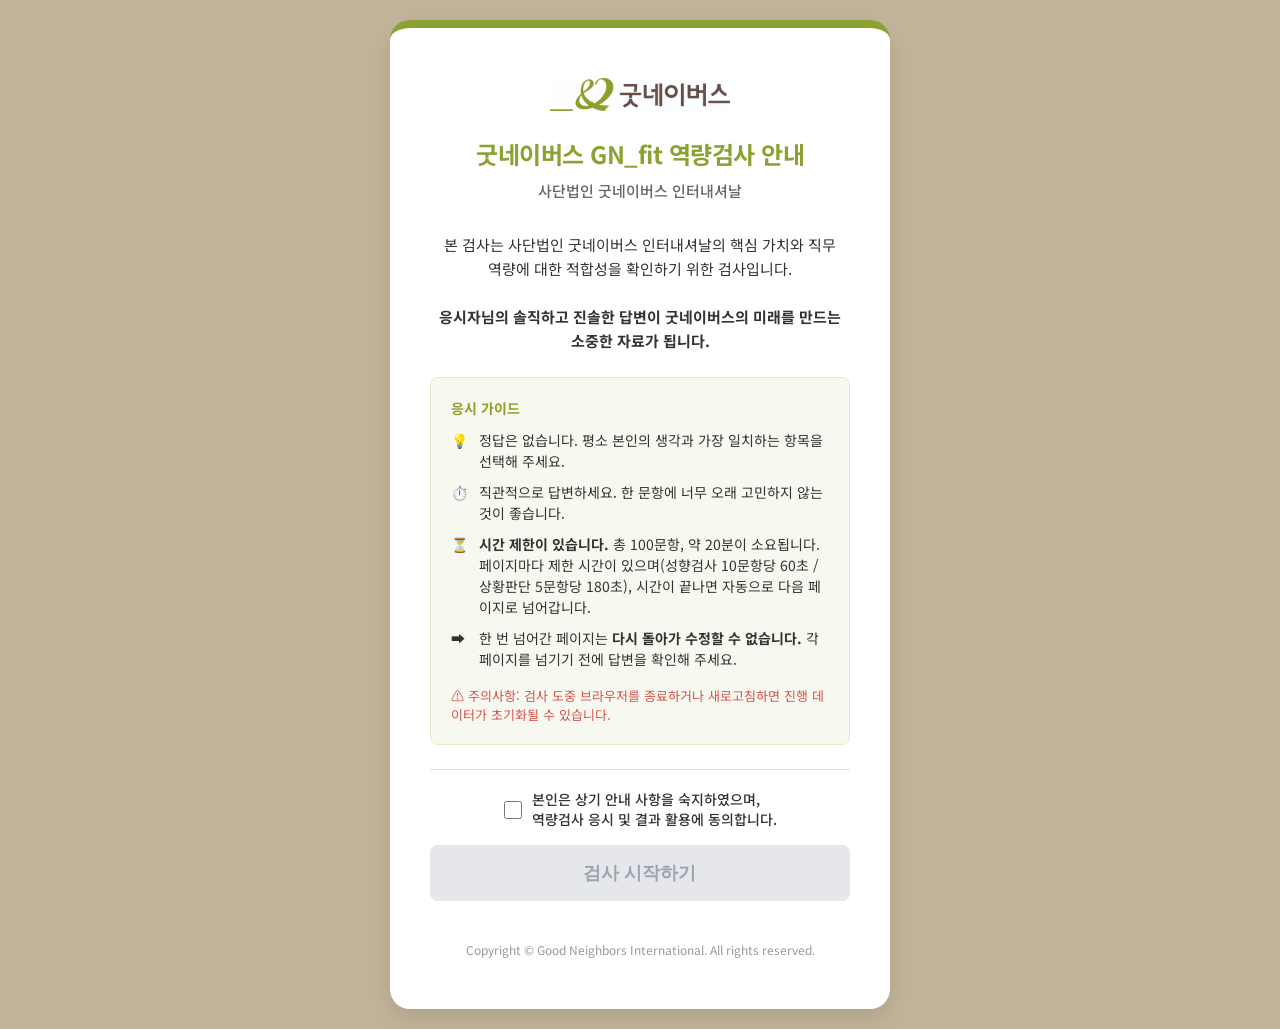
<file: instruction.html>
<!DOCTYPE html>
<html lang="ko">

<head>
    <meta charset="UTF-8">
    <meta name="viewport" content="width=device-width, initial-scale=1.0">
    <title>검사 안내 - 굿네이버스 GN-fit 역량검사</title>
    <link rel="preconnect" href="https://fonts.googleapis.com">
    <link rel="preconnect" href="https://fonts.gstatic.com" crossorigin>
    <link
        href="https://fonts.googleapis.com/css2?family=Noto+Sans+KR:wght@300;400;500;700&family=Outfit:wght@400;600&display=swap"
        rel="stylesheet">
    <link rel="stylesheet" href="style.css">
</head>

<body>
    <div class="container">
        <div class="card">
            <header class="header">
                <div class="logo-container">
                    <img src="logo.jpg" alt="굿네이버스 로고" class="logo">
                </div>
                <h1 class="title">굿네이버스 GN_fit 역량검사 안내</h1>
                <p class="subtitle">사단법인 굿네이버스 인터내셔날</p>
            </header>

            <div class="content">
                <p class="description-text">
                    본 검사는 사단법인 굿네이버스 인터내셔날의 핵심 가치와 직무 역량에 대한 적합성을 확인하기 위한 검사입니다.<br><br>
                    <strong>응시자님의 솔직하고 진솔한 답변이 굿네이버스의 미래를 만드는 소중한 자료가 됩니다.</strong>
                </p>

                <div class="guide-box">
                    <span class="guide-title">응시 가이드</span>
                    <div class="guide-item">
                        <span class="guide-icon">💡</span>
                        <span>정답은 없습니다. 평소 본인의 생각과 가장 일치하는 항목을 선택해 주세요.</span>
                    </div>
                    <div class="guide-item">
                        <span class="guide-icon">⏱️</span>
                        <span>직관적으로 답변하세요. 한 문항에 너무 오래 고민하지 않는 것이 좋습니다.</span>
                    </div>
                    <div class="guide-item">
                        <span class="guide-icon">⏳</span>
                        <span><strong>시간 제한이 있습니다.</strong> 총 100문항, 약 20분이 소요됩니다.
                            페이지마다 제한 시간이 있으며(성향검사 10문항당 60초 / 상황판단 5문항당 180초),
                            시간이 끝나면 자동으로 다음 페이지로 넘어갑니다.</span>
                    </div>
                    <div class="guide-item">
                        <span class="guide-icon">➡️</span>
                        <span>한 번 넘어간 페이지는 <strong>다시 돌아가 수정할 수 없습니다.</strong> 각 페이지를 넘기기 전에 답변을 확인해 주세요.</span>
                    </div>
                    <span class="caution-text">⚠️ 주의사항: 검사 도중 브라우저를 종료하거나 새로고침하면 진행 데이터가 초기화될 수 있습니다.</span>
                </div>

                <div class="consent-section">
                    <input type="checkbox" id="consent-check">
                    <label for="consent-check" class="consent-label">본인은 상기 안내 사항을 숙지하였으며,<br>역량검사 응시 및 결과 활용에
                        동의합니다.</label>
                </div>
            </div>

            <div class="button-group">
                <button type="button" id="start-btn" class="btn-primary" disabled>검사 시작하기</button>
            </div>

            <footer class="footer">
                <p>Copyright &copy; Good Neighbors International. All rights reserved.</p>
            </footer>
        </div>
    </div>
    <script src="instruction.js"></script>
</body>

</html>
</file>
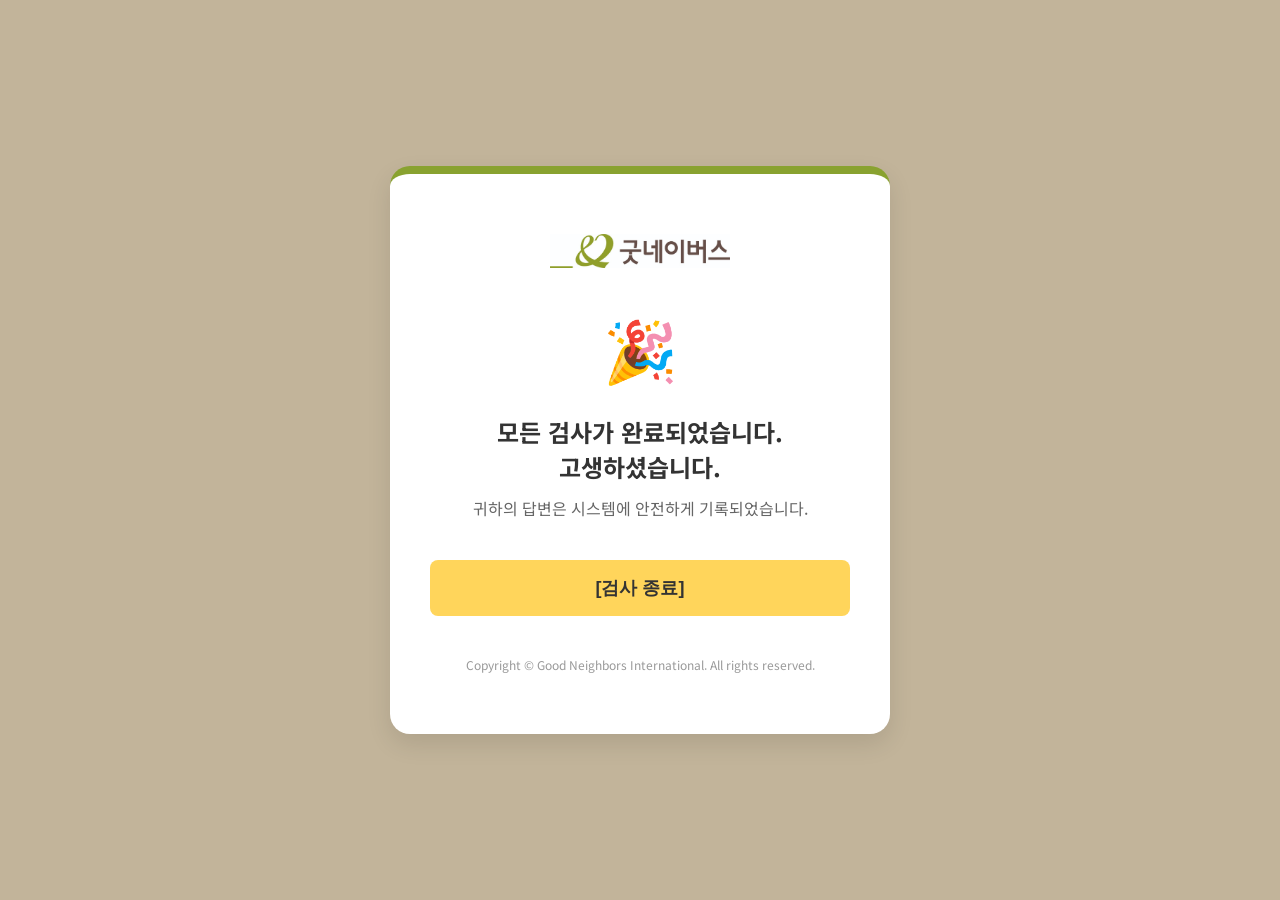
<file: result.html>
<!DOCTYPE html>
<html lang="ko">

<head>
    <meta charset="UTF-8">
    <meta name="viewport" content="width=device-width, initial-scale=1.0">
    <title>검사 완료 - 굿네이버스 GN-fit</title>
    <link rel="preconnect" href="https://fonts.googleapis.com">
    <link rel="preconnect" href="https://fonts.gstatic.com" crossorigin>
    <link
        href="https://fonts.googleapis.com/css2?family=Noto+Sans+KR:wght@300;400;500;700&family=Outfit:wght@400;600&display=swap"
        rel="stylesheet">
    <link rel="stylesheet" href="style.css">
    <style>
        .result-icon {
            font-size: 60px;
            color: var(--primary-color);
            margin-bottom: 24px;
            display: block;
        }

        .result-message {
            font-size: 24px;
            font-weight: 700;
            margin-bottom: 12px;
            color: var(--text-main);
        }

        .result-sub {
            font-size: 16px;
            color: var(--text-sub);
            margin-bottom: 40px;
        }
    </style>
</head>

<body>
    <div class="container">
        <div class="card" style="padding: 60px 40px;">
            <header class="header">
                <div class="logo-container">
                    <img src="logo.jpg" alt="굿네이버스 로고" class="logo">
                </div>
            </header>
            <div class="content">
                <span class="result-icon">🎉</span>
                <h1 class="result-message">모든 검사가 완료되었습니다.<br>고생하셨습니다.</h1>
                <p class="result-sub">귀하의 답변은 시스템에 안전하게 기록되었습니다.</p>
            </div>
            <div class="button-group">
                <button type="button" class="btn-primary" onclick="window.location.href='index.html'">[검사 종료]</button>
            </div>
            <footer class="footer">
                <p>Copyright &copy; Good Neighbors International. All rights reserved.</p>
            </footer>
        </div>
    </div>
    <script>
        // test.js가 제출 직후 이미 지우지만, 혹시 남았을 경우를 대비해 한 번 더 지운다(공용 PC 개인정보 보호).
        ['applicantName', 'applicantPhone', 'applicantBirthdate', 'applicantAgree']
            .forEach(function (k) {
                try { sessionStorage.removeItem(k); } catch (e) {}
                try { localStorage.removeItem(k); } catch (e) {}
            });
    </script>
</body>

</html>
</file>
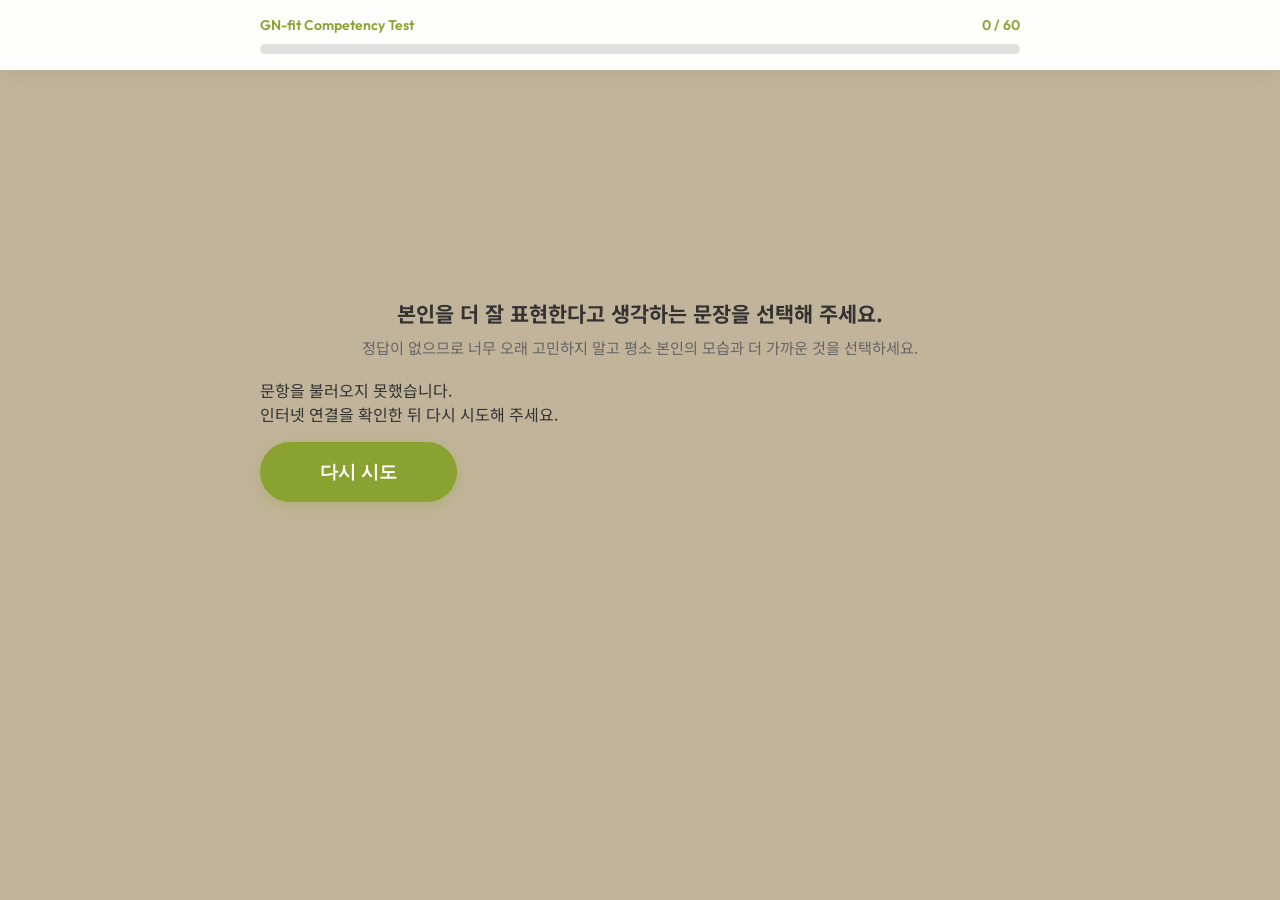
<file: test.html>
<!DOCTYPE html>
<html lang="ko">

<head>
    <meta charset="UTF-8">
    <meta name="viewport" content="width=device-width, initial-scale=1.0">
    <title>검사 진행 - 굿네이버스 GN-fit 역량검사</title>
    <link rel="preconnect" href="https://fonts.googleapis.com">
    <link rel="preconnect" href="https://fonts.gstatic.com" crossorigin>
    <link
        href="https://fonts.googleapis.com/css2?family=Noto+Sans+KR:wght@300;400;500;700&family=Outfit:wght@400;600&display=swap"
        rel="stylesheet">
    <link rel="stylesheet" href="style.css">
    <link rel="stylesheet" href="test.css">
</head>

<body class="section-1">

    <!-- Fixed Header with Progress Bar -->
    <header class="test-header">
        <div class="progress-container">
            <div class="progress-info">
                <span>GN-fit Competency Test</span>
                <span id="section-timer" class="section-timer" style="display: none;"></span>
                <span id="progress-text">0 / 60</span>
            </div>
            <div class="progress-bar-bg">
                <div id="progress-bar" class="progress-bar-fill"></div>
            </div>
        </div>
    </header>

    <!-- Main Content -->
    <div class="container test-container">

        <!-- Guide Text -->
        <div class="guide-text-container" style="text-align: center; margin-bottom: 20px; padding: 0 15px;">
            <h2 style="font-size: 1.3rem; margin-bottom: 8px; color: #333; word-break: keep-all;">본인을 더 잘 표현한다고 생각하는 문장을
                선택해 주세요.</h2>
            <p style="font-size: 0.95rem; color: #666; margin: 0; word-break: keep-all;">정답이 없으므로 너무 오래 고민하지 말고 평소 본인의
                모습과 더 가까운 것을 선택하세요.</p>
        </div>

        <form id="test-form">
            <div id="question-list">
                <!-- Javascript will inject questions here -->
                <div class="loading-placeholder">문항을 불러오는 중입니다...</div>
            </div>

            <div class="nav-area">
                <button type="button" id="next-btn" class="btn-next" style="display: none;">다음</button>
                <button id="submit-btn" class="nav-btn submit-btn" style="display: none;">제출하기</button>
            </div>
        </form>
    </div>

    <!-- Loading Overlay -->
    <div id="loading-overlay" class="loading-overlay">
        <div class="spinner"></div>
        <div class="loading-text">데이터를 안전하게 전송 중입니다...</div>
    </div>

    <!-- Data & Script -->
    <script src="test.js"></script>
</body>

</html>
</file>
<file: style.css>
:root {
    /* Good Neighbors Color Palette */
    --primary-color: #89a230;
    /* Green - Main Point */
    --primary-hover: #768d28;
    /* Darker Green for hover */
    --accent-color: #ffd55b;
    /* Yellow - Emphasis/Button */
    --accent-hover: #e6c052;
    /* Darker Yellow */
    --bg-color: #c2b49a;
    /* Beige - Sub/Background */
    --card-bg: #FFFFFF;

    --text-main: #333333;
    /* Dark Gray for better readability on white */
    --text-sub: #666666;
    /* Medium Gray */
    --border-color: #DDDDDD;
    --input-bg: #FAFAFA;

    /* Spacing & Radius */
    --radius-lg: 20px;
    --radius-md: 8px;
    --shadow-md: 0 4px 10px rgba(0, 0, 0, 0.05);
    --shadow-lg: 0 10px 25px rgba(0, 0, 0, 0.1);
}

* {
    margin: 0;
    padding: 0;
    box-sizing: border-box;
}

body {
    font-family: 'Noto Sans KR', sans-serif;
    background-color: var(--bg-color);
    /* Beige Background */
    color: var(--text-main);
    display: flex;
    justify-content: center;
    align-items: center;
    min-height: 100vh;
    padding: 20px;
}

.container {
    width: 100%;
    max-width: 500px;
}

.card {
    background-color: var(--card-bg);
    padding: 50px 40px;
    border-radius: var(--radius-lg);
    box-shadow: var(--shadow-lg);
    text-align: center;
    border-top: 8px solid var(--primary-color);
    /* Green Top Border */
    animation: fadeInUp 0.8s cubic-bezier(0.2, 0.8, 0.2, 1);
}

.logo-container {
    margin-bottom: 20px;
}

.logo {
    max-width: 180px;
    height: auto;
}

.header {
    margin-bottom: 30px;
}

.title {
    font-size: 24px;
    font-weight: 700;
    color: var(--primary-color);
    /* Green Title */
    margin-bottom: 8px;
    letter-spacing: -0.5px;
}

.subtitle {
    color: var(--text-sub);
    font-size: 15px;
    font-weight: 500;
    line-height: 1.6;
}

/* Form Styles from Index (kept for consistency) */
.login-form {
    display: flex;
    flex-direction: column;
    gap: 24px;
    text-align: left;
}

.input-group {
    display: flex;
    flex-direction: column;
    gap: 8px;
}

.input-group label {
    font-size: 14px;
    font-weight: 600;
    color: var(--text-main);
    padding-left: 4px;
}

.input-group input {
    padding: 14px 16px;
    border: 1px solid var(--border-color);
    border-radius: var(--radius-md);
    background-color: var(--input-bg);
    font-size: 16px;
    font-family: inherit;
    transition: all 0.2s ease;
}

.input-group input:focus {
    outline: none;
    border-color: var(--primary-color);
    box-shadow: 0 0 0 3px rgba(137, 162, 48, 0.2);
}

/* Navigation Area */
.nav-area {
    margin-top: 40px;
    display: flex;
    justify-content: space-between;
    /* Previous Left, Next Right */
    align-items: center;
    padding-bottom: 60px;
    width: 100%;
    max-width: 600px;
    margin-left: auto;
    margin-right: auto;
}

/* Common Button Styles for Uniformity */
.btn-prev,
.btn-next,
.btn-submit {
    height: 52px;
    /* Fixed height for alignment */
    padding: 0 40px;
    border-radius: 12px;
    font-size: 1.05rem;
    font-weight: 600;
    cursor: pointer;
    transition: all 0.3s cubic-bezier(0.25, 0.8, 0.25, 1);
    display: inline-flex;
    align-items: center;
    justify-content: center;
    min-width: 140px;
    /* Consistent width */
    letter-spacing: -0.01em;
}

/* Previous Button - Soft & Harmonious */
.btn-prev {
    background-color: #f5f5f7;
    color: #666;
    border: 1px solid #e1e1e6;
    box-shadow: 0 2px 8px rgba(0, 0, 0, 0.03);
}

.btn-prev:hover {
    background-color: #eaeaea;
    color: #333;
    transform: translateY(-2px);
    box-shadow: 0 4px 12px rgba(0, 0, 0, 0.08);
}

/* Next / Submit Button - Primary & Vibrant */
.btn-next,
.btn-submit {
    background-color: var(--primary-color);
    color: white;
    border: none;
    box-shadow: 0 4px 14px rgba(0, 0, 0, 0.15);
    /* Slightly colored shadow via opacity */
}

.btn-next:hover,
.btn-submit:hover {
    transform: translateY(-2px);
    box-shadow: 0 6px 20px rgba(0, 0, 0, 0.25);
    filter: brightness(1.05);
}

.btn-next:disabled,
.btn-submit:disabled {
    background-color: #d1d1d6;
    color: #fff;
    cursor: not-allowed;
    transform: none;
    box-shadow: none;
    filter: none;
}


/* Button Group */
.button-group {
    margin-top: 16px;
}

.btn-primary {
    width: 100%;
    padding: 16px;
    background-color: var(--accent-color);
    /* Yellow Button */
    color: #333;
    /* Dark text for contrast on yellow */
    border: none;
    border-radius: var(--radius-md);
    font-size: 18px;
    font-weight: 700;
    cursor: pointer;
    transition: all 0.2s ease;
}

.btn-primary:hover {
    filter: brightness(0.95);
}

.btn-primary:active {
    transform: scale(0.98);
}

.btn-primary:disabled {
    background-color: #E5E7EB;
    color: #9CA3AF;
    cursor: not-allowed;
    filter: none;
    transform: none;
}

.footer {
    margin-top: 40px;
    font-size: 12px;
    color: #999;
    line-height: 1.5;
}

/* Instruction Page Specific Styles */
.description-text {
    font-size: 15px;
    color: var(--text-main);
    line-height: 1.6;
    margin-bottom: 24px;
    text-align: center;
    word-break: keep-all;
}

.guide-box {
    background-color: #F7F9F0;
    /* Very light green hint */
    border: 1px solid #E6EAC0;
    border-radius: var(--radius-md);
    padding: 20px;
    text-align: left;
    margin-bottom: 24px;
}

.guide-title {
    font-size: 14px;
    font-weight: 700;
    color: var(--primary-color);
    margin-bottom: 12px;
    display: block;
}

.guide-item {
    font-size: 14px;
    color: var(--text-main);
    margin-bottom: 10px;
    line-height: 1.5;
    display: flex;
    align-items: flex-start;
    gap: 8px;
}

.guide-item:last-child {
    margin-bottom: 0;
}

.guide-icon {
    font-style: normal;
    min-width: 20px;
}

.caution-text {
    font-size: 13px;
    color: #D9534F;
    /* Red for warning */
    margin-top: 16px;
    display: block;
}

.consent-section {
    margin-top: 24px;
    padding-top: 20px;
    border-top: 1px solid var(--border-color);
    display: flex;
    align-items: center;
    justify-content: center;
    gap: 10px;
}

.consent-label {
    font-size: 14px;
    color: var(--text-main);
    font-weight: 500;
    cursor: pointer;
    user-select: none;
    text-align: left;
    line-height: 1.4;
}

input[type="checkbox"] {
    width: 18px;
    height: 18px;
    cursor: pointer;
    accent-color: var(--primary-color);
}

/* Animations */
@keyframes fadeInUp {
    from {
        opacity: 0;
        transform: translateY(20px);
    }

    to {
        opacity: 1;
        transform: translateY(0);
    }
}
</file>
<file: test.css>
/* Inherit base styles from style.css but add test-specific overrides */
:root {
    /* Base Colors */
    --primary-color: #89a230;
    --bg-color: #c2b49a;
    --card-bg: #FFFFFF;
    --text-main: #333333;

    /* Section Colors (Dynamic) */
    --section-1-color: #c5db91;
    /* Light Green */
    --section-2-color: #c6afd1;
    /* Purple */
    --section-3-color: #ff7f3c;
    /* Orange */

    /* Current Theme Color (Updated via JS) */
    --theme-color: var(--section-1-color);

    /* Progress Bar */
    --progress-bg: #E0E0E0;
    /* Gray bg for better contrast */
    --progress-fill: #ffd55b;
    /* Yellow progress */

    --radius-md: 8px;
    --radius-lg: 20px;

    /* Best/Worst Colors */
    --color-best: #89a230;
    --color-worst: #e74c3c;
}

body {
    padding-top: 80px;
    /* Space for fixed header */
    transition: background-color 0.5s ease;
}

/* Fixed Header & Progress Bar */
.test-header {
    position: fixed;
    top: 0;
    left: 0;
    width: 100%;
    background-color: rgba(255, 255, 255, 0.98);
    backdrop-filter: blur(8px);
    z-index: 100;
    box-shadow: 0 4px 20px rgba(0, 0, 0, 0.06);
    padding: 16px 0;
}

.progress-container {
    max-width: 800px;
    /* Wider for test page */
    margin: 0 auto;
    padding: 0 20px;
    display: flex;
    flex-direction: column;
    gap: 10px;
}

.progress-info {
    display: flex;
    justify-content: space-between;
    font-size: 14px;
    font-family: 'Outfit', sans-serif;
    font-weight: 600;
    color: var(--primary-color);
}

.section-timer {
    font-weight: 700;
    color: #fff;
    background-color: var(--theme-color, #89a230);
    padding: 2px 12px;
    border-radius: 99px;
    transition: background-color 0.3s ease;
}

.section-timer.warn {
    background-color: #ff4757;
    animation: section-timer-pulse 1s infinite;
}

@keyframes section-timer-pulse {
    0%, 100% { opacity: 1; }
    50% { opacity: 0.55; }
}

.progress-bar-bg {
    width: 100%;
    height: 10px;
    background-color: var(--progress-bg);
    border-radius: 99px;
    overflow: hidden;
}

.progress-bar-fill {
    height: 100%;
    background-color: var(--theme-color);
    /* Use theme color for progress */
    width: 0%;
    /* JS will update this */
    transition: width 0.4s cubic-bezier(0.4, 0, 0.2, 1), background-color 0.5s ease;
}

/* Test Content */
.test-container {
    max-width: 800px;
    margin: 0 auto;
    padding: 30px 20px 80px;
}

/* Hidden Section Title but kept for structure or accessible if needed */
.section-marker {
    display: none;
    /* Requested to hide */
}

/* Question Card */
.question-item {
    background-color: var(--card-bg);
    border-radius: var(--radius-lg);
    padding: 35px;
    margin-bottom: 30px;
    box-shadow: 0 8px 30px rgba(0, 0, 0, 0.04);
    opacity: 0;
    transform: translateY(20px);
    animation: slideUp 0.6s cubic-bezier(0.16, 1, 0.3, 1) forwards;
}

/* Stagger animation for items */
.question-item:nth-child(1) {
    animation-delay: 0.1s;
}

.question-item:nth-child(2) {
    animation-delay: 0.15s;
}

.question-item:nth-child(3) {
    animation-delay: 0.2s;
}

/* ... roughly enough for visible viewport */

.question-header {
    display: flex;
    align-items: center;
    gap: 12px;
    margin-bottom: 24px;
    padding-bottom: 16px;
    border-bottom: 1px solid #F0F0F0;
}

.q-number {
    font-family: 'Outfit', sans-serif;
    font-size: 20px;
    font-weight: 700;
    color: var(--theme-color);
    transition: color 0.5s ease;
}

.q-text {
    font-size: 16px;
    font-weight: 500;
    color: #666;
}

.options-grid {
    display: grid;
    grid-template-columns: 1fr 1fr;
    gap: 20px;
}

.option-card {
    position: relative;
    border: 2px solid #EAEAEA;
    border-radius: 12px;
    padding: 24px;
    cursor: pointer;
    transition: all 0.2s cubic-bezier(0.4, 0, 0.2, 1);
    display: flex;
    align-items: center;
    justify-content: center;
    text-align: center;
    min-height: 110px;
    background-color: #FFFFFF;
}

.option-card:hover {
    border-color: var(--theme-color);
    transform: translateY(-2px);
    box-shadow: 0 4px 12px rgba(0, 0, 0, 0.05);
}

.option-card.selected {
    border-color: var(--theme-color);
    background-color: #FFFFFF;
    box-shadow: 0 0 0 3px var(--theme-color), 0 8px 20px rgba(0, 0, 0, 0.1);
    z-index: 10;
    transform: translateY(-2px);
}

/* Theme specific overrides for selection tint if needed */
.section-1 .option-card.selected {
    background-color: #f7fbf0;
}

.section-2 .option-card.selected {
    background-color: #fbf7fc;
}

.section-3 .option-card.selected {
    background-color: #fff8f5;
}


.option-text {
    font-size: 16px;
    font-weight: 500;
    color: var(--text-main);
    line-height: 1.5;
    word-break: keep-all;
}

/* Hidden Radio Input */
.option-input {
    display: none;
}

/* Navigation Buttons */
.nav-area {
    margin-top: 50px;
    display: flex;
    justify-content: flex-end;
}

.btn-next,
.btn-submit {
    padding: 18px 50px;
    background-color: var(--theme-color);
    /* Use theme color for button */
    color: white;
    border: none;
    border-radius: 12px;
    font-size: 18px;
    font-weight: 700;
    cursor: pointer;
    transition: all 0.3s ease;
    box-shadow: 0 4px 15px rgba(0, 0, 0, 0.1);
}

.btn-next:hover,
.btn-submit:hover {
    filter: brightness(0.95);
    transform: translateY(-2px);
    box-shadow: 0 6px 20px rgba(0, 0, 0, 0.15);
}

.btn-next:disabled,
.btn-submit:disabled {
    background-color: #E0E0E0;
    color: #999;
    cursor: not-allowed;
    transform: none;
    box-shadow: none;
    filter: none;
}

@keyframes slideUp {
    from {
        opacity: 0;
        transform: translateY(30px);
    }

    to {
        opacity: 1;
        transform: translateY(0);
    }
}

@media (max-width: 768px) {
    .options-grid {
        grid-template-columns: 1fr;
    }

    .test-container {
        padding: 20px 16px 60px;
    }

    .question-item {
        padding: 24px;
    }

    .option-card {
        min-height: 90px;
        padding: 20px;
    }

    .scenario-options-grid {
        grid-template-columns: 1fr !important;
    }
}

/* Loading Overlay for Data Submission */
.loading-overlay {
    position: fixed;
    top: 0;
    left: 0;
    width: 100%;
    height: 100%;
    background-color: rgba(255, 255, 255, 0.9);
    z-index: 9999;
    display: none;
    /* JS will toggle */
    flex-direction: column;
    justify-content: center;
    align-items: center;
    backdrop-filter: blur(5px);
}

.spinner {
    width: 50px;
    height: 50px;
    border: 5px solid #f3f3f3;
    border-top: 5px solid #89a230;
    /* Green */
    border-radius: 50%;
    animation: spin 1s linear infinite;
    margin-bottom: 20px;
}

.loading-text {
    font-size: 18px;
    font-weight: 700;
    color: #333;
    font-family: 'Noto Sans KR', sans-serif;
}

@keyframes spin {
    0% {
        transform: rotate(0deg);
    }

    100% {
        transform: rotate(360deg);
    }
}

/* ========================================= */
/* NEW STYLES FOR BRIDGE & SCENARIO QUESTIONS */
/* ========================================= */

/* Bridge Screen */
.bridge-container {
    max-width: 600px;
    margin: 60px auto;
    background-color: #FFFFFF;
    border-radius: 20px;
    padding: 60px 40px;
    text-align: center;
    box-shadow: 0 10px 40px rgba(0, 0, 0, 0.08);
    animation: fadeIn 0.8s ease;
}

.bridge-title {
    font-family: 'Outfit', sans-serif;
    font-size: 28px;
    font-weight: 700;
    color: var(--color-best);
    /* 굿네이버스 그린 */
    margin-bottom: 24px;
}

.bridge-desc {
    font-size: 18px;
    color: #555;
    line-height: 1.8;
    margin-bottom: 50px;
    word-break: keep-all;
}

.btn-bridge {
    background-color: var(--color-best);
    color: white;
    font-size: 18px;
    font-weight: 700;
    padding: 18px 60px;
    border: none;
    border-radius: 50px;
    cursor: pointer;
    box-shadow: 0 4px 15px rgba(137, 162, 48, 0.3);
    transition: all 0.3s ease;
}

.btn-bridge:hover {
    transform: translateY(-3px);
    box-shadow: 0 8px 25px rgba(137, 162, 48, 0.4);
}

/* Scenario Question Styles */
.scenario-box {
    background-color: #f8f9fa;
    border-left: 5px solid var(--color-best);
    padding: 24px;
    border-radius: 8px;
    margin-bottom: 30px;
}

.scenario-text {
    font-size: 17px;
    line-height: 1.7;
    color: #333;
    font-weight: 500;
}

.scenario-options-grid {
    display: grid;
    grid-template-columns: 1fr;
    /* Full width for text heavy options */
    gap: 16px;
}

.scenario-card {
    background-color: #fff;
    border: 2px solid #EEE;
    border-radius: 12px;
    padding: 20px;
    display: flex;
    flex-direction: column;
    /* Mobile first stack */
    gap: 15px;
    transition: all 0.2s ease;
}

/* Flex row for desktop if needed, but text is long so column or row with wrap is better. 
   Let's keep text and buttons separate. */
.scenario-content {
    flex: 1;
    font-size: 15px;
    line-height: 1.5;
    color: #444;
}

.scenario-actions {
    display: flex;
    gap: 10px;
    justify-content: flex-end;
    align-items: center;
    border-top: 1px solid #f0f0f0;
    padding-top: 12px;
}

.btn-select {
    padding: 8px 20px;
    border-radius: 20px;
    font-size: 14px;
    font-weight: 600;
    cursor: pointer;
    border: 1px solid #ddd;
    background-color: #fff;
    color: #888;
    transition: all 0.2s;
}

.btn-select.best:hover {
    border-color: var(--color-best);
    color: var(--color-best);
    background-color: #f7fbf0;
}

.btn-select.best.active {
    background-color: var(--color-best);
    color: white;
    border-color: var(--color-best);
    box-shadow: 0 2px 8px rgba(137, 162, 48, 0.3);
}

.btn-select.worst:hover {
    border-color: var(--color-worst);
    color: var(--color-worst);
    background-color: #fdf2f1;
}

.btn-select.worst.active {
    background-color: var(--color-worst);
    color: white;
    border-color: var(--color-worst);
    box-shadow: 0 2px 8px rgba(231, 76, 60, 0.3);
}

/* Card States */
.scenario-card.has-best {
    border-color: var(--color-best);
    background-color: #f9fcf5;
}

.scenario-card.has-worst {
    border-color: var(--color-worst);
    background-color: #fff5f5;
}

/* Label badges */
.selection-label {
    display: none;
    font-size: 12px;
    font-weight: 800;
    text-transform: uppercase;
    padding: 4px 10px;
    border-radius: 4px;
    margin-right: auto;
    /* Push to left */
}

.scenario-card.has-best .selection-label.label-best {
    display: inline-block;
    background-color: var(--color-best);
    color: white;
}

.scenario-card.has-worst .selection-label.label-worst {
    display: inline-block;
    background-color: var(--color-worst);
    color: white;
}
</file>
